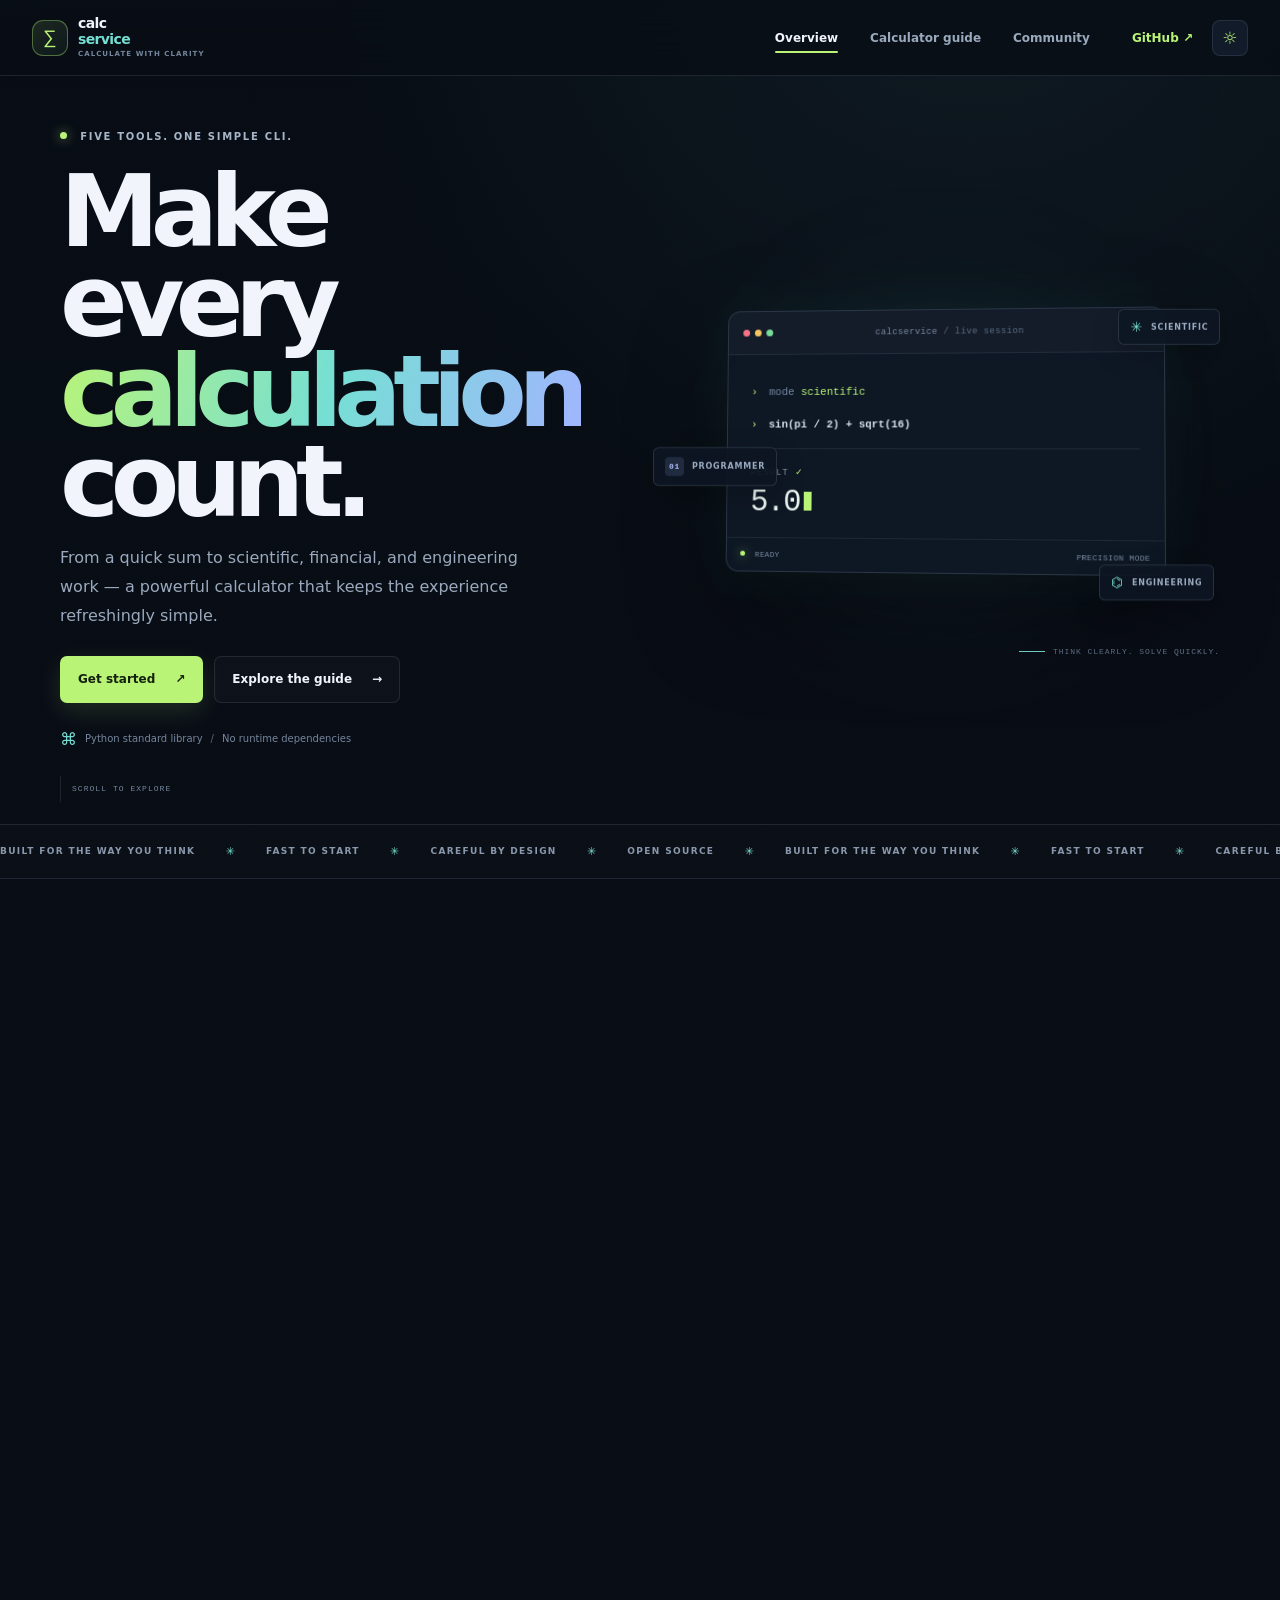
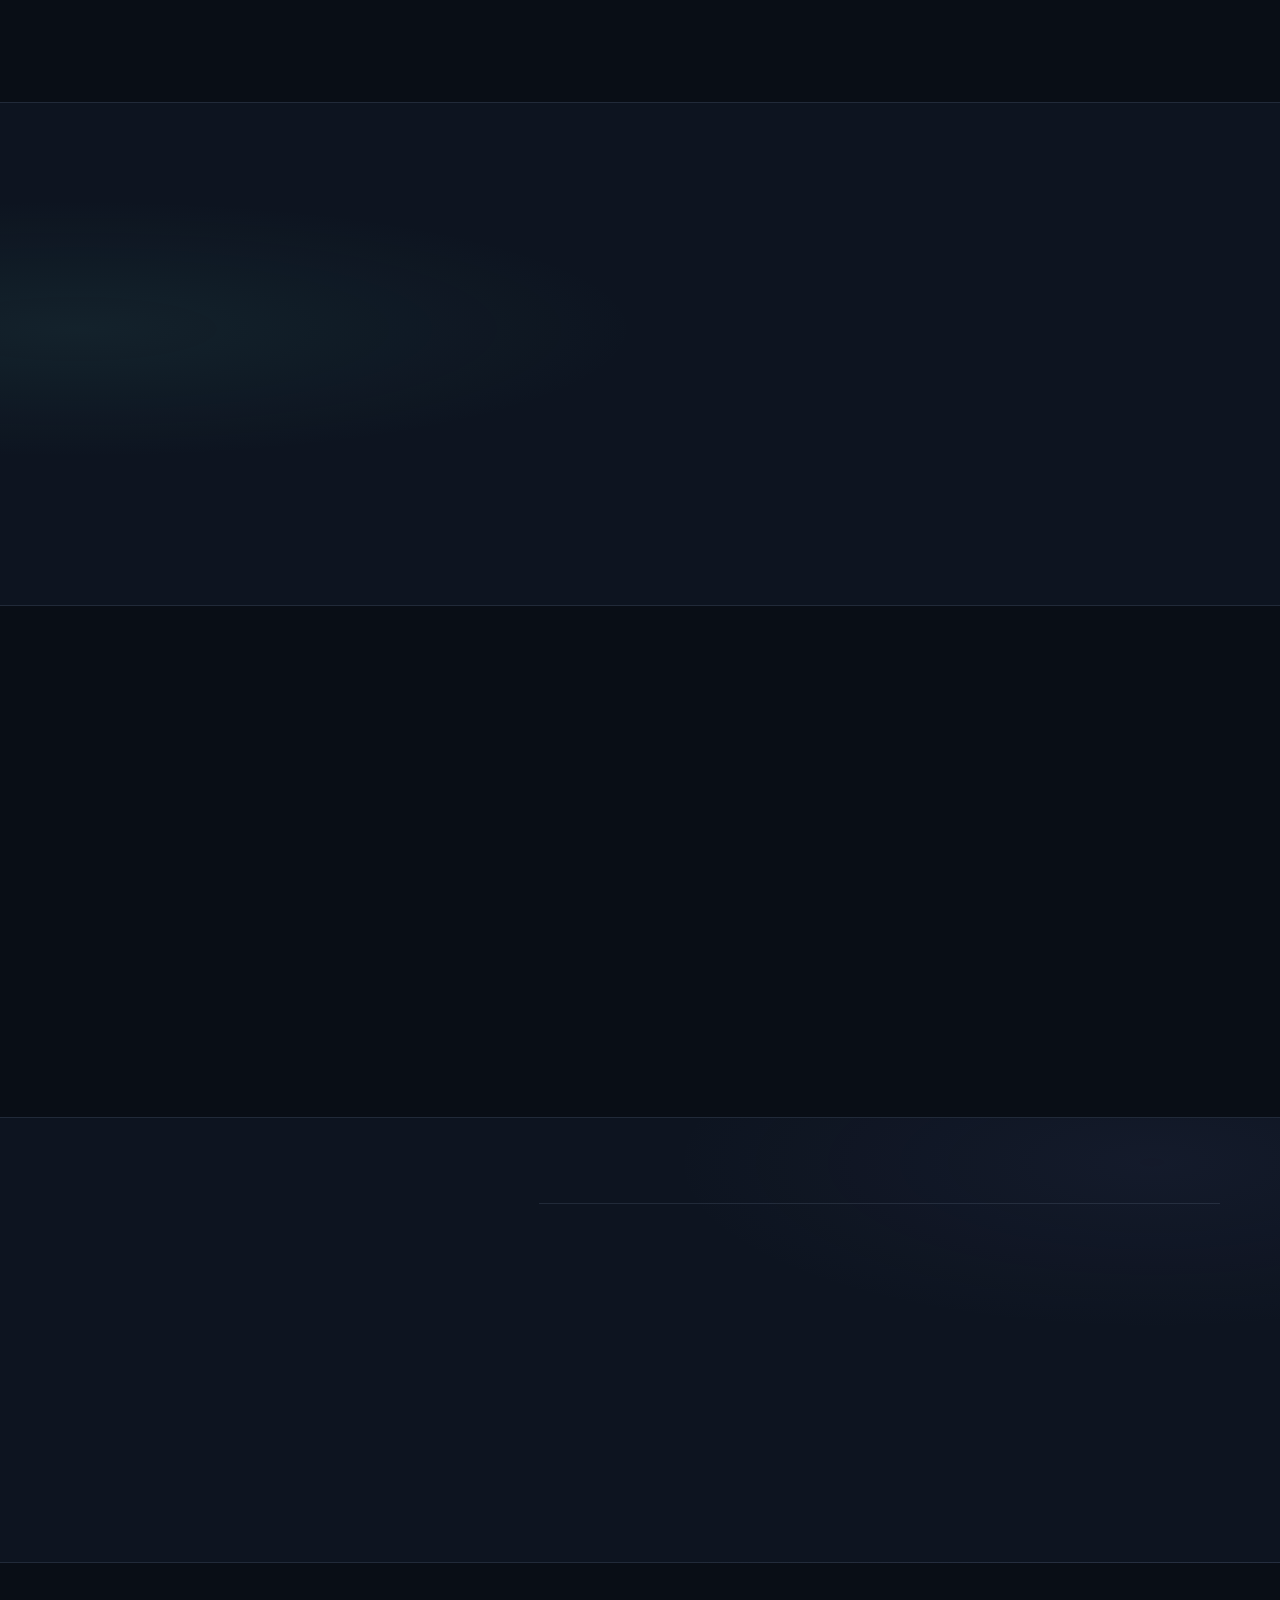
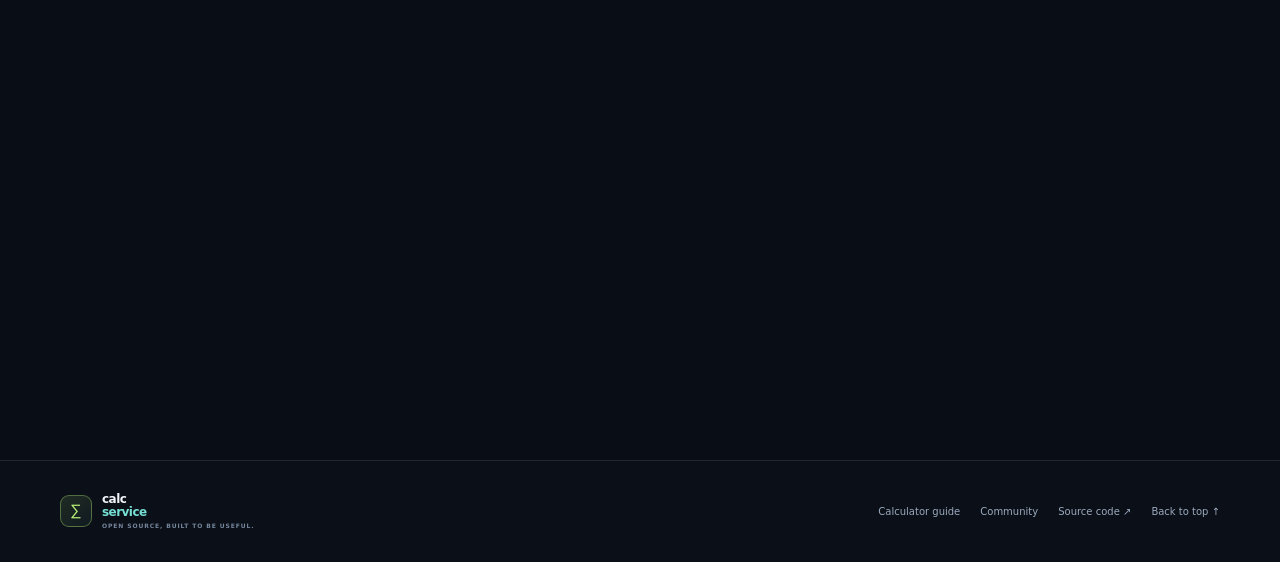
<file: website/index.html>
<!doctype html>
<html lang="en" data-theme="dark">
<head>
  <meta charset="utf-8">
  <meta name="viewport" content="width=device-width, initial-scale=1">
  <meta name="theme-color" content="#090e16">
  <meta name="description" content="A friendly command-line calculator with basic, scientific, programmer, financial, and engineering tools.">
  <title>Calculator Service — Make every calculation count</title>
  <link rel="icon" href="assets/favicon.svg" type="image/svg+xml">
  <link rel="stylesheet" href="assets/css/site.css">
  <script src="assets/js/site.js" defer></script>
</head>
<body data-page="home">
  <a class="skip-link" href="#main">Skip to content</a>
  <header class="site-header">
    <a class="brand" href="index.html" aria-label="Calculator Service home">
      <span class="brand-mark" aria-hidden="true"><span>∑</span></span>
      <span class="brand-name">calc<span>service</span><small>CALCULATE WITH CLARITY</small></span>
    </a>
    <button class="menu-toggle" type="button" aria-expanded="false" aria-controls="primary-nav" aria-label="Open navigation"><span></span><span></span></button>
    <nav class="primary-nav" id="primary-nav" aria-label="Main navigation">
      <a class="nav-link active" aria-current="page" href="index.html">Overview</a>
      <a class="nav-link" href="guide.html">Calculator guide</a>
      <a class="nav-link" href="community.html">Community</a>
      <a class="nav-source" href="https://github.com/BairaboinaLokeshKumarYadav/calcservice-python" target="_blank" rel="noreferrer">GitHub <span aria-hidden="true">↗</span></a>
      <button class="theme-toggle" type="button" aria-label="Switch to light theme" title="Toggle color theme"><span class="theme-glyph" aria-hidden="true">◐</span></button>
    </nav>
  </header>

  <main id="main">
    <section class="hero page-shell">
      <div class="hero-copy">
        <div class="eyebrow"><span class="pulse-dot"></span> FIVE TOOLS. ONE SIMPLE CLI.</div>
        <h1>Make every<br><span class="gradient-text">calculation</span><br>count.</h1>
        <p class="hero-description">From a quick sum to scientific, financial, and engineering work — a powerful calculator that keeps the experience refreshingly simple.</p>
        <div class="hero-actions">
          <a class="button button-primary" href="#quick-start">Get started <span aria-hidden="true">↗</span></a>
          <a class="button button-quiet" href="guide.html">Explore the guide <span aria-hidden="true">→</span></a>
        </div>
        <div class="hero-meta"><span class="meta-symbol" aria-hidden="true">⌘</span> Python standard library <span class="meta-separator">/</span> No runtime dependencies</div>
      </div>
      <div class="hero-visual" aria-label="Calculator terminal demonstration">
        <div class="hero-glow"></div><div class="hero-ring ring-a"></div><div class="hero-ring ring-b"></div>
        <div class="orbit-label orbit-label-a"><span>✳</span> <b id="hero-mode-badge">SCIENTIFIC</b></div>
        <div class="orbit-label orbit-label-b"><span>01</span> PROGRAMMER</div>
        <div class="orbit-label orbit-label-c"><span>⌬</span> ENGINEERING</div>
        <div class="terminal-window">
          <div class="terminal-header"><div class="traffic-lights"><i></i><i></i><i></i></div><span>calcservice <span class="terminal-path">/ live session</span></span><span>···</span></div>
          <div class="terminal-content">
            <div class="terminal-command"><span>›</span> <i>mode</i> <b id="hero-mode">scientific</b></div>
            <div class="terminal-command terminal-input"><span>›</span> <strong id="hero-expression">sin(pi / 2) + sqrt(16)</strong></div>
            <div class="terminal-rule"></div>
            <div class="terminal-result-label">RESULT <span>✓</span></div>
            <div class="terminal-result" id="hero-result">5.0<span class="terminal-cursor"></span></div>
          </div>
          <div class="terminal-status"><span><i class="pulse-dot"></i> READY</span><span id="hero-mode-status">PRECISION MODE</span></div>
        </div>
        <div class="visual-caption"><span class="caption-line"></span> THINK CLEARLY. SOLVE QUICKLY.</div>
      </div>
      <a class="scroll-cue" href="#tools" aria-label="Scroll to calculator modes"><span></span> SCROLL TO EXPLORE</a>
    </section>

    <section class="ticker" aria-label="Calculator highlights"><div class="ticker-track"><span>BUILT FOR THE WAY YOU THINK</span><i>✳</i><span>FAST TO START</span><i>✳</i><span>CAREFUL BY DESIGN</span><i>✳</i><span>OPEN SOURCE</span><i>✳</i><span>BUILT FOR THE WAY YOU THINK</span><i>✳</i><span>FAST TO START</span><i>✳</i><span>CAREFUL BY DESIGN</span><i>✳</i><span>OPEN SOURCE</span><i>✳</i></div></section>

    <section class="section page-shell" id="tools">
      <div class="section-heading reveal">
        <div><div class="eyebrow">YOUR TOOLKIT / 01—05</div><h2>One menu.<br><span class="muted">Five ways to solve it.</span></h2></div>
        <a class="inline-link" href="guide.html">Find your mode <span aria-hidden="true">↗</span></a>
      </div>
      <div class="tool-grid">
        <a class="tool-card card-lime reveal" href="guide.html#basic">
          <div class="card-head"><span class="card-icon">＋</span><span class="card-number">01 / EVERYDAY</span></div>
          <h3>Basic</h3><p>Everyday arithmetic, with the operators and familiar functions you need.</p>
          <div class="card-sample"><code>12 * 8 + 4</code><span>= 100</span></div><span class="card-arrow">↗</span>
        </a>
        <a class="tool-card card-blue reveal" href="guide.html#scientific">
          <div class="card-head"><span class="card-icon">∿</span><span class="card-number">02 / PRECISION</span></div>
          <h3>Scientific</h3><p>Trigonometry, logarithms, roots, and a library of useful math functions.</p>
          <div class="card-sample"><code>sin(pi / 2)</code><span>= 1.0</span></div><span class="card-arrow">↗</span>
        </a>
        <a class="tool-card card-violet reveal" href="guide.html#programmer">
          <div class="card-head"><span class="card-icon">⌘</span><span class="card-number">03 / LOW LEVEL</span></div>
          <h3>Programmer</h3><p>Bitwise operations and conversions across binary, octal, decimal, and hex.</p>
          <div class="card-sample"><code>0xFF + 1</code><span>= 256</span></div><span class="card-arrow">↗</span>
        </a>
        <a class="tool-card card-amber reveal" href="guide.html#financial">
          <div class="card-head"><span class="card-icon">$</span><span class="card-number">04 / PLANNING</span></div>
          <h3>Financial</h3><p>Estimate interest, loan payments, and the future value of regular saving.</p>
          <div class="card-sample"><code>interest</code><span>made clear</span></div><span class="card-arrow">↗</span>
        </a>
        <a class="tool-card card-teal reveal" href="guide.html#engineering">
          <div class="card-head"><span class="card-icon">⌬</span><span class="card-number">05 / REAL WORLD</span></div>
          <h3>Engineering</h3><p>Handy helpers for circuits, motion, quadratic roots, and temperatures.</p>
          <div class="card-sample"><code>V = I * R</code><span>Ohm's law</span></div><span class="card-arrow">↗</span>
        </a>
      </div>
    </section>

    <section class="playground-band" id="playground">
      <div class="page-shell playground-layout reveal">
        <div class="playground-intro">
          <div class="eyebrow">A LITTLE HANDS-ON DEMO</div>
          <h2>Curious?<br><span class="muted">Try it here.</span></h2>
          <p>A browser-side preview of the expression modes. Switch calculators, choose an example, or enter a supported expression.</p>
          <div class="local-note"><span class="local-lock">⌑</span><span><b>Private by design</b><br>Your expression stays in your browser.</span></div>
        </div>
        <div class="demo-window">
          <div class="demo-bar"><div class="traffic-lights"><i></i><i></i><i></i></div><span>browser playground</span><span class="demo-local"><i class="pulse-dot"></i> LOCAL</span></div>
          <div class="demo-tabs" role="group" aria-label="Select calculator mode">
            <button class="demo-tab active" type="button" data-mode="scientific" aria-pressed="true"><span>∿</span> Scientific</button>
            <button class="demo-tab" type="button" data-mode="basic" aria-pressed="false"><span>＋</span> Basic</button>
            <button class="demo-tab" type="button" data-mode="programmer" aria-pressed="false"><span>⌘</span> Programmer</button>
          </div>
          <form id="demo-form" class="demo-form" novalidate>
            <label for="demo-expression">EXPRESSION <span id="mode-caption">· radians</span></label>
            <div class="expression-field"><span class="input-caret">›</span><input id="demo-expression" type="text" value="sin(pi / 2) + sqrt(16)" maxlength="160" autocomplete="off" spellcheck="false" aria-describedby="demo-error"><button class="run-button" type="submit" aria-label="Calculate expression">RUN <span>↵</span></button></div>
            <div class="demo-error" id="demo-error" aria-live="polite"></div>
          </form>
          <div class="demo-examples" aria-label="Expression examples">
            <button type="button" data-expression="sin(pi / 2) + sqrt(16)">sin + sqrt</button>
            <button type="button" data-expression="log(100, 10)">log base 10</button>
            <button type="button" data-expression="factorial(5)">factorial</button>
          </div>
          <div class="demo-output"><div><span class="output-label">RESULT</span><strong id="demo-result" aria-live="polite">5</strong></div><span class="output-check" aria-hidden="true">✳</span></div>
          <div class="demo-foot"><span>RESTRICTED EXPRESSION PARSER</span><span id="demo-status">READY</span></div>
        </div>
      </div>
    </section>

    <section class="section page-shell quick-section" id="quick-start">
      <div class="quick-copy reveal"><div class="eyebrow">UP AND RUNNING IN SECONDS</div><h2>Less setup.<br><span class="muted">More figuring it out.</span></h2><p>Already have Python? You're most of the way there. No frameworks to install, no accounts to create, no ceremony.</p><a class="inline-link" href="guide.html">Follow the quick guide <span aria-hidden="true">↗</span></a></div>
      <div class="snippet reveal">
        <div class="snippet-head"><span><i class="pulse-dot"></i> YOUR TERMINAL</span><button class="copy-button" type="button" data-copy="python main.py" aria-label="Copy startup command">COPY</button></div>
        <pre><code><span class="code-comment"># Start the calculator</span>
<span class="code-command">python main.py</span>

<span class="code-comment"># Then choose a mode</span>
<span class="code-prompt">›</span> 2 + 3 * 4
<span class="code-answer">14</span></code></pre>
        <div class="snippet-foot"><span>NO EXTRA PACKAGES REQUIRED</span><span>PYTHON 3.11+</span></div>
      </div>
    </section>

    <section class="values-band"><div class="page-shell values-layout">
      <div class="values-title reveal"><div class="eyebrow">WHY CALCSERVICE</div><h2>Small tool.<br><span class="muted">Thoughtful details.</span></h2></div>
      <div class="values-list">
        <article class="value-row reveal"><span class="value-index">01</span><div><h3>Friendly from the first prompt</h3><p>Choose a mode, enter a calculation, get to the answer without setup getting in your way.</p></div><span class="value-symbol">↗</span></article>
        <article class="value-row reveal"><span class="value-index">02</span><div><h3>Expressions stay in bounds</h3><p>Expression modes recognize specific operators and functions instead of running arbitrary Python.</p></div><span class="value-symbol">⌘</span></article>
        <article class="value-row reveal"><span class="value-index">03</span><div><h3>Honest about assumptions</h3><p>Guides explain units, formulas, and limitations, especially for financial and engineering estimates.</p></div><span class="value-symbol">✳</span></article>
      </div>
    </div></section>

    <section class="closing-cta page-shell reveal">
      <div class="closing-glow"></div><div class="eyebrow">YOUR NEXT ANSWER IS ONE COMMAND AWAY</div><h2>Let's work it out.</h2><p>Open the terminal. Pick your tool. Get to the good part.</p><a class="button button-primary" href="#quick-start">Start calculating <span aria-hidden="true">↑</span></a>
    </section>
  </main>

  <footer class="site-footer"><div class="page-shell footer-inner"><a class="brand footer-brand" href="index.html"><span class="brand-mark"><span>∑</span></span><span class="brand-name">calc<span>service</span><small>OPEN SOURCE, BUILT TO BE USEFUL.</small></span></a><div class="footer-links"><a href="guide.html">Calculator guide</a><a href="community.html">Community</a><a href="https://github.com/BairaboinaLokeshKumarYadav/calcservice-python" target="_blank" rel="noreferrer">Source code ↗</a><button class="footer-back-top" type="button">Back to top ↑</button></div></div></footer>
</body>
</html>
</file>
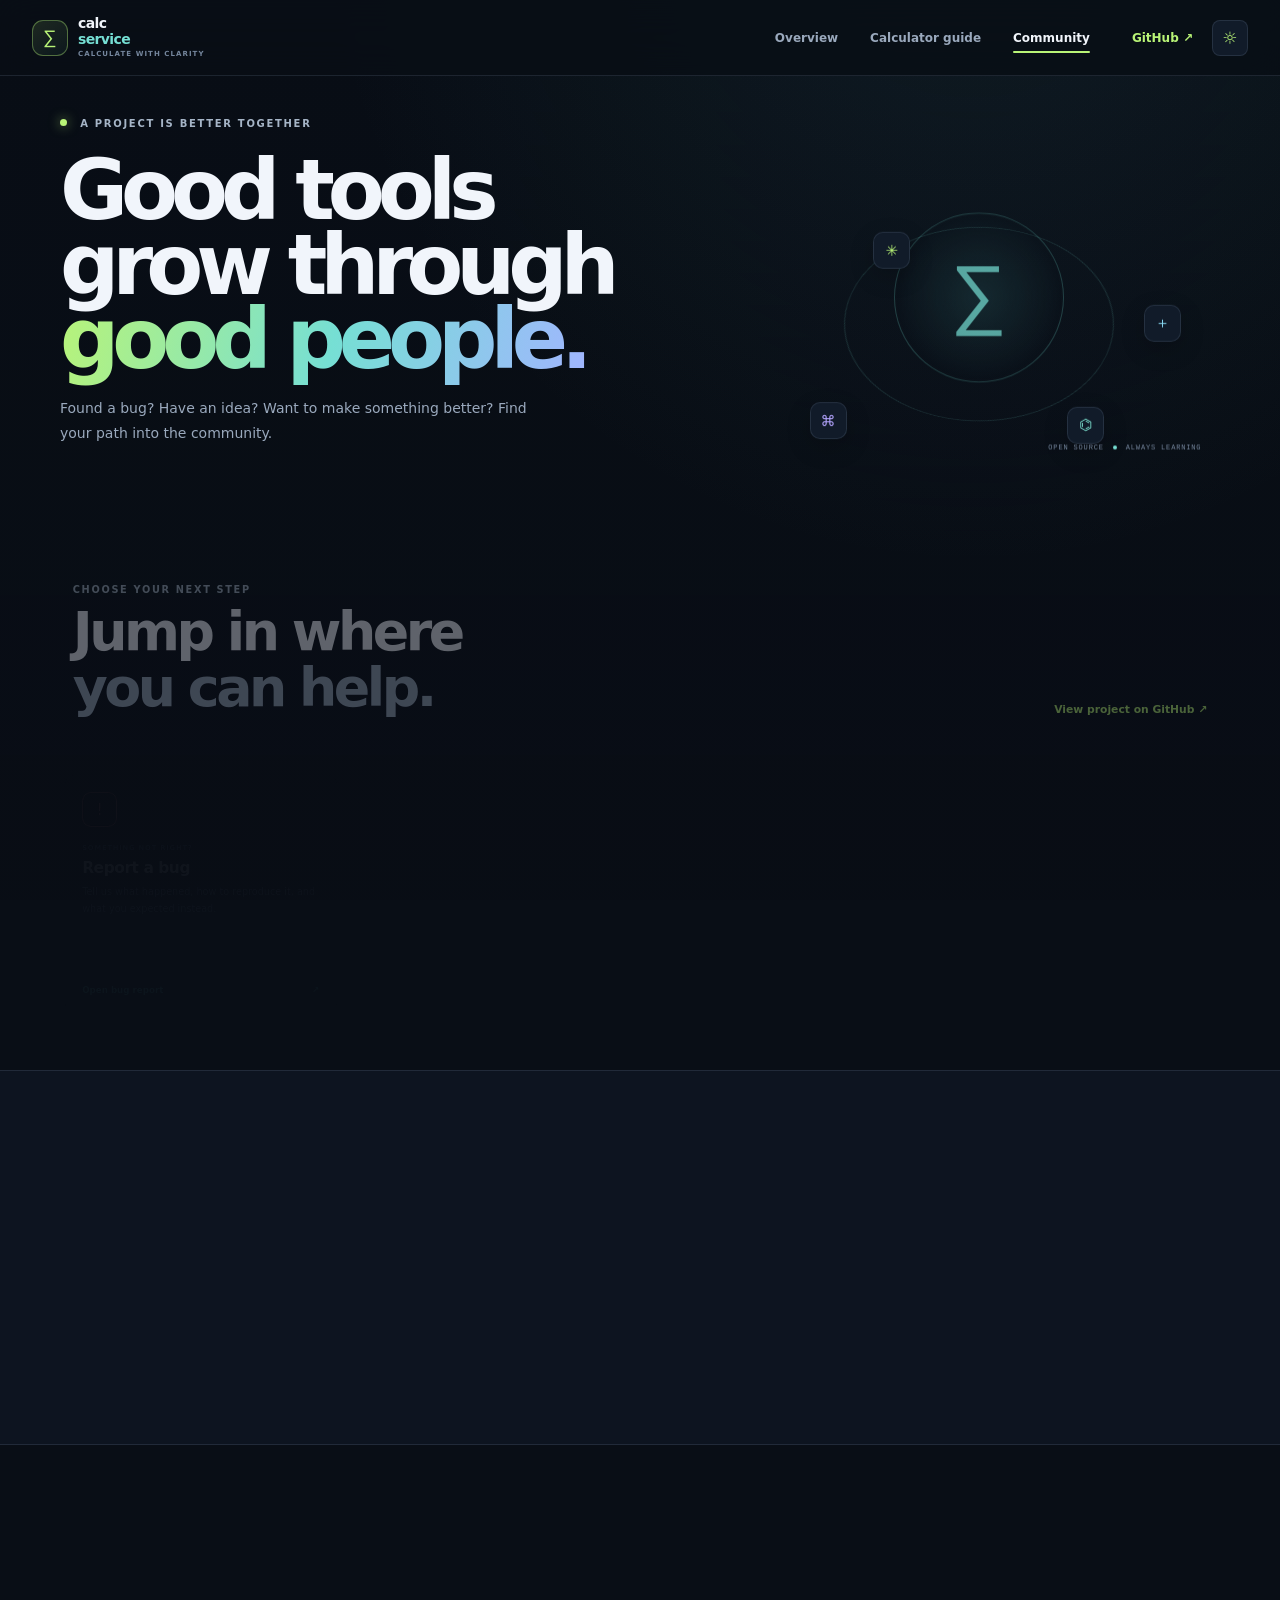
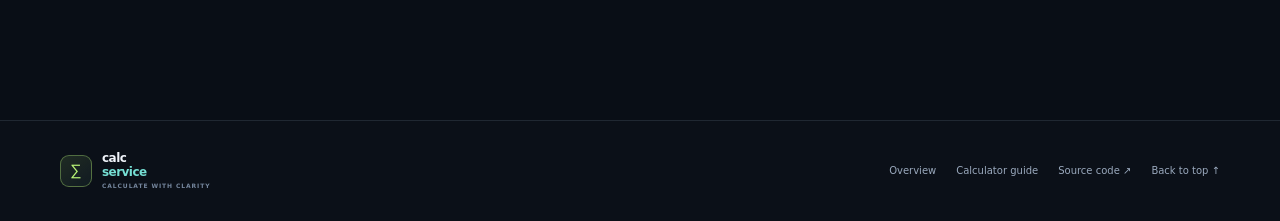
<file: website/community.html>
<!doctype html>
<html lang="en" data-theme="dark">
<head>
  <meta charset="utf-8"><meta name="viewport" content="width=device-width, initial-scale=1">
  <meta name="theme-color" content="#090e16"><meta name="description" content="Get support, report bugs, contribute, and learn how to report security issues for Calculator Service.">
  <title>Community — Calculator Service</title>
  <link rel="icon" href="assets/favicon.svg" type="image/svg+xml">
  <link rel="stylesheet" href="assets/css/site.css"><script src="assets/js/site.js" defer></script>
</head>
<body data-page="community">
  <a class="skip-link" href="#main">Skip to content</a>
  <header class="site-header"><a class="brand" href="index.html" aria-label="Calculator Service home"><span class="brand-mark" aria-hidden="true"><span>∑</span></span><span class="brand-name">calc<span>service</span><small>CALCULATE WITH CLARITY</small></span></a><button class="menu-toggle" type="button" aria-expanded="false" aria-controls="primary-nav" aria-label="Open navigation"><span></span><span></span></button><nav class="primary-nav" id="primary-nav" aria-label="Main navigation"><a class="nav-link" href="index.html">Overview</a><a class="nav-link" href="guide.html">Calculator guide</a><a class="nav-link active" aria-current="page" href="community.html">Community</a><a class="nav-source" href="https://github.com/BairaboinaLokeshKumarYadav/calcservice-python" target="_blank" rel="noreferrer">GitHub <span aria-hidden="true">↗</span></a><button class="theme-toggle" type="button" aria-label="Switch to light theme" title="Toggle color theme"><span class="theme-glyph" aria-hidden="true">◐</span></button></nav></header>
  <main id="main" class="community-page">
    <section class="community-hero page-shell">
      <div class="community-hero-copy"><div class="eyebrow"><span class="pulse-dot"></span> A PROJECT IS BETTER TOGETHER</div><h1>Good tools<br>grow through<br><span class="gradient-text">good people.</span></h1><p>Found a bug? Have an idea? Want to make something better? Find your path into the community.</p></div>
      <div class="community-art" aria-hidden="true"><div class="community-orbit"></div><div class="community-emblem">∑</div><span class="community-orb orb-one">✳</span><span class="community-orb orb-two">＋</span><span class="community-orb orb-three">⌘</span><span class="community-orb orb-four">⌬</span><div class="community-art-caption">OPEN SOURCE <i></i> ALWAYS LEARNING</div></div>
    </section>
    <section class="page-shell community-content">
      <div class="section-heading reveal"><div><div class="eyebrow">CHOOSE YOUR NEXT STEP</div><h2>Jump in where<br><span class="muted">you can help.</span></h2></div><a class="inline-link" href="https://github.com/BairaboinaLokeshKumarYadav/calcservice-python" target="_blank" rel="noreferrer">View project on GitHub ↗</a></div>
      <div class="community-cards">
        <a class="community-card reveal" href="https://github.com/BairaboinaLokeshKumarYadav/calcservice-python/issues/new?template=bug_report.yml" target="_blank" rel="noreferrer"><span class="community-card-icon bug-icon">!</span><span class="community-label">SOMETHING NOT RIGHT?</span><h3>Report a bug</h3><p>Tell us what happened, how to reproduce it, and what you expected instead.</p><span class="community-card-link">Open bug report <b>↗</b></span></a>
        <a class="community-card reveal" href="https://github.com/BairaboinaLokeshKumarYadav/calcservice-python/issues/new?template=feature_request.yml" target="_blank" rel="noreferrer"><span class="community-card-icon idea-icon">✳</span><span class="community-label">HAVE AN IDEA?</span><h3>Suggest a feature</h3><p>Share the problem you want to solve and how a new tool might help.</p><span class="community-card-link">Share your idea <b>↗</b></span></a>
        <a class="community-card reveal" href="https://github.com/BairaboinaLokeshKumarYadav/calcservice-python/blob/main/CONTRIBUTING.md" target="_blank" rel="noreferrer"><span class="community-card-icon code-icon">⌘</span><span class="community-label">READY TO BUILD?</span><h3>Contribute</h3><p>Read the guide for setup, tests, documentation, and pull request expectations.</p><span class="community-card-link">Read how to contribute <b>↗</b></span></a>
        <a class="community-card reveal" href="https://github.com/BairaboinaLokeshKumarYadav/calcservice-python/discussions" target="_blank" rel="noreferrer"><span class="community-card-icon help-icon">?</span><span class="community-label">NEED A HAND?</span><h3>Get support</h3><p>Browse community conversations or ask a question about using the calculator.</p><span class="community-card-link">Visit discussions <b>↗</b></span></a>
      </div>
    </section>
    <section class="community-policy"><div class="page-shell policy-layout reveal"><div><div class="eyebrow">A FEW IMPORTANT THINGS</div><h2>Kind, careful,<br><span class="muted">and security-minded.</span></h2><p>We want this to be a welcoming and trustworthy place to learn and build.</p></div><div class="policy-links"><a href="https://github.com/BairaboinaLokeshKumarYadav/calcservice-python/blob/main/CODE_OF_CONDUCT.md" target="_blank" rel="noreferrer"><span>01</span><div><b>Code of Conduct</b><small>How we keep our community welcoming.</small></div><strong>↗</strong></a><a href="https://github.com/BairaboinaLokeshKumarYadav/calcservice-python/blob/main/CONTRIBUTING.md" target="_blank" rel="noreferrer"><span>02</span><div><b>Contribution guide</b><small>How to prepare a focused change.</small></div><strong>↗</strong></a><a href="https://github.com/BairaboinaLokeshKumarYadav/calcservice-python/blob/main/SECURITY.md" target="_blank" rel="noreferrer"><span>03</span><div><b>Security policy</b><small>Report a concern privately, never in a public issue.</small></div><strong>↗</strong></a><a href="https://github.com/BairaboinaLokeshKumarYadav/calcservice-python/blob/main/SUPPORT.md" target="_blank" rel="noreferrer"><span>04</span><div><b>Support policy</b><small>Where to ask for help and report issues.</small></div><strong>↗</strong></a></div></div></section>
    <section class="page-shell community-bottom reveal"><span class="eyebrow">THANKS FOR BEING HERE</span><h2>Let's make useful things.</h2><a class="button button-primary" href="https://github.com/BairaboinaLokeshKumarYadav/calcservice-python" target="_blank" rel="noreferrer">Explore the project <span>↗</span></a></section>
  </main>
  <footer class="site-footer"><div class="page-shell footer-inner"><a class="brand footer-brand" href="index.html"><span class="brand-mark"><span>∑</span></span><span class="brand-name">calc<span>service</span><small>CALCULATE WITH CLARITY</small></span></a><div class="footer-links"><a href="index.html">Overview</a><a href="guide.html">Calculator guide</a><a href="https://github.com/BairaboinaLokeshKumarYadav/calcservice-python" target="_blank" rel="noreferrer">Source code ↗</a><button class="footer-back-top" type="button">Back to top ↑</button></div></div></footer>
</body>
</html>
</file>
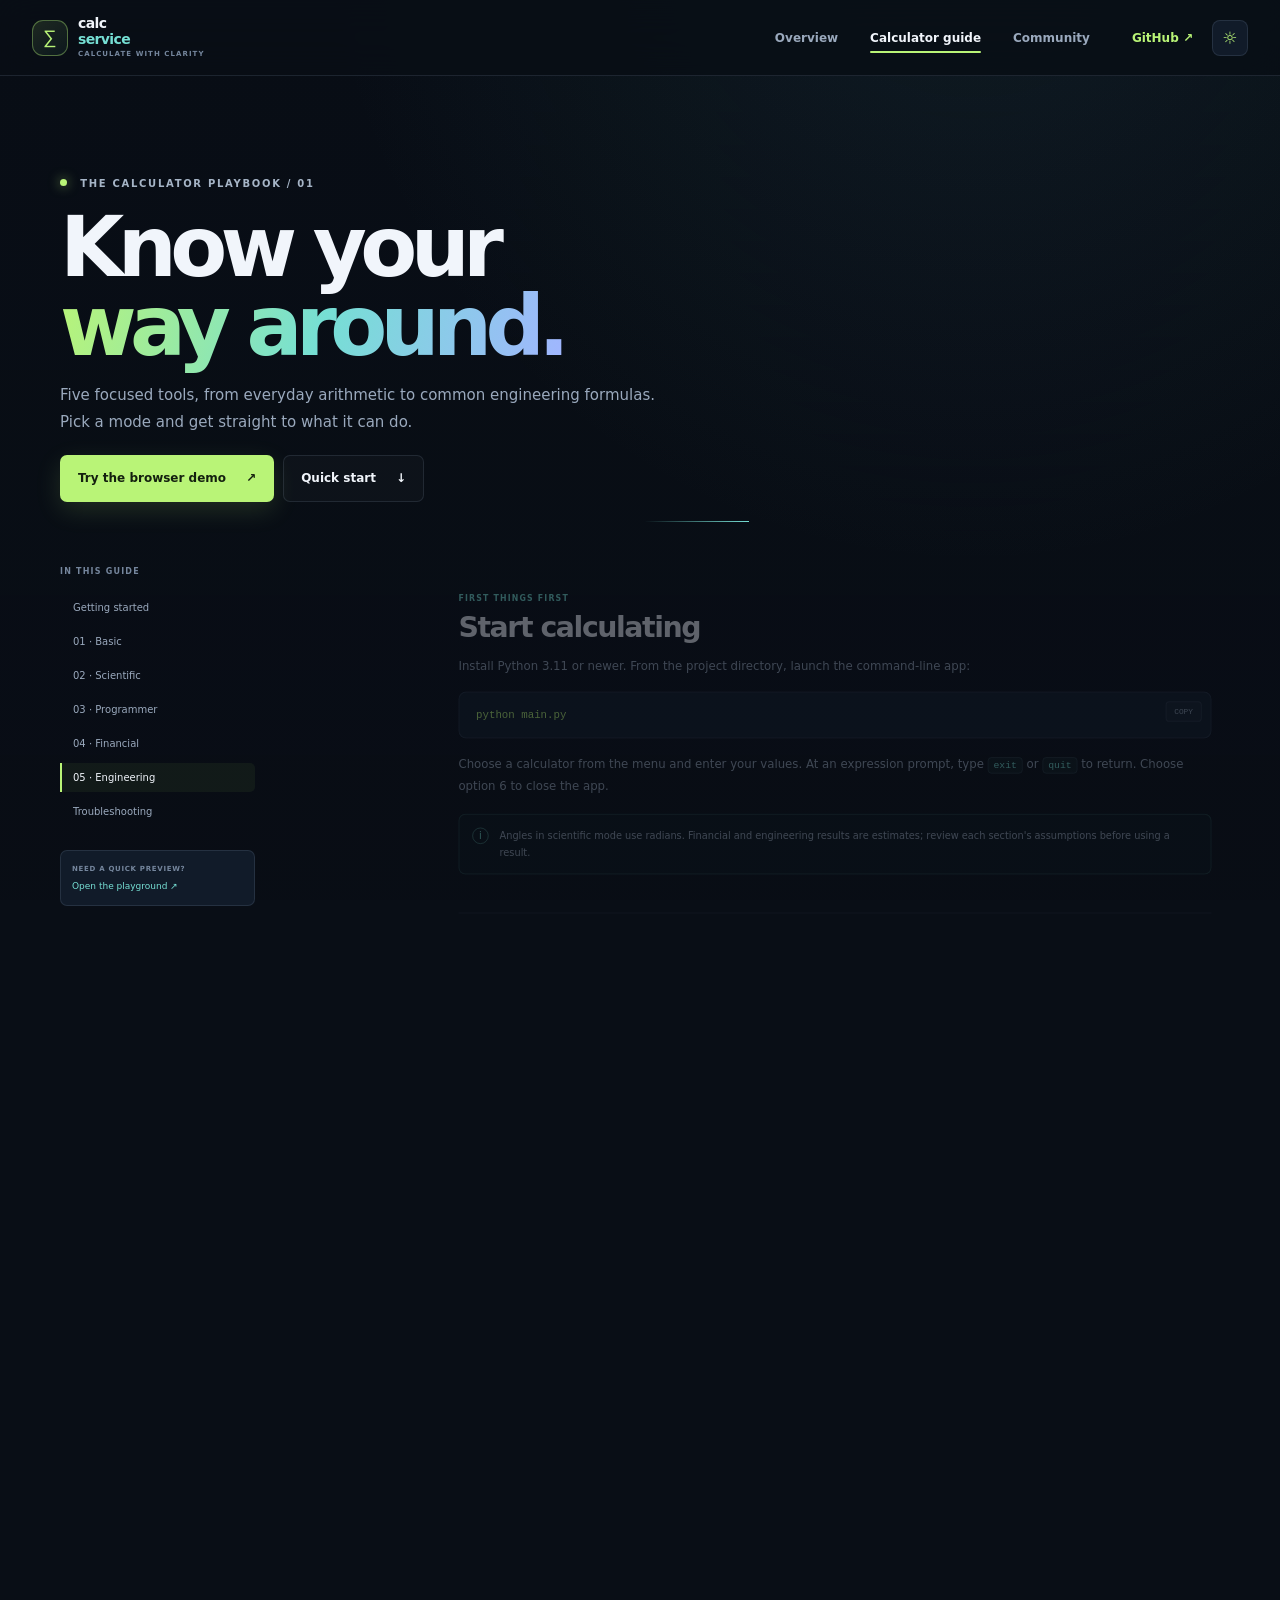
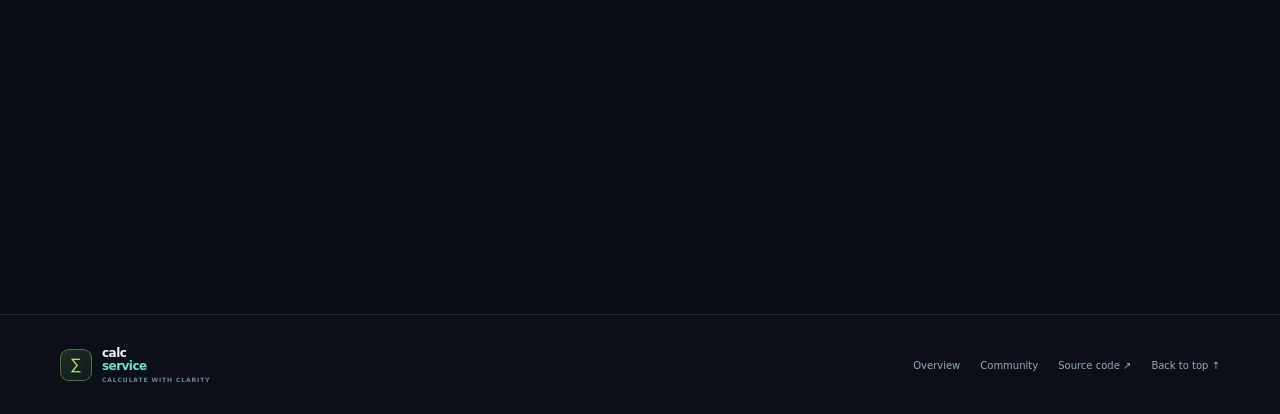
<file: website/guide.html>
<!doctype html>
<html lang="en" data-theme="dark">
<head>
  <meta charset="utf-8"><meta name="viewport" content="width=device-width, initial-scale=1">
  <meta name="theme-color" content="#090e16"><meta name="description" content="Learn every Calculator Service mode: basic, scientific, programmer, financial, and engineering.">
  <title>Calculator guide — Calculator Service</title>
  <link rel="icon" href="assets/favicon.svg" type="image/svg+xml">
  <link rel="stylesheet" href="assets/css/site.css"><script src="assets/js/site.js" defer></script>
</head>
<body data-page="guide">
  <a class="skip-link" href="#main">Skip to content</a>
  <header class="site-header"><a class="brand" href="index.html" aria-label="Calculator Service home"><span class="brand-mark" aria-hidden="true"><span>∑</span></span><span class="brand-name">calc<span>service</span><small>CALCULATE WITH CLARITY</small></span></a><button class="menu-toggle" type="button" aria-expanded="false" aria-controls="primary-nav" aria-label="Open navigation"><span></span><span></span></button><nav class="primary-nav" id="primary-nav" aria-label="Main navigation"><a class="nav-link" href="index.html">Overview</a><a class="nav-link active" aria-current="page" href="guide.html">Calculator guide</a><a class="nav-link" href="community.html">Community</a><a class="nav-source" href="https://github.com/BairaboinaLokeshKumarYadav/calcservice-python" target="_blank" rel="noreferrer">GitHub <span aria-hidden="true">↗</span></a><button class="theme-toggle" type="button" aria-label="Switch to light theme" title="Toggle color theme"><span class="theme-glyph" aria-hidden="true">◐</span></button></nav></header>
  <main id="main" class="document-shell">
    <div class="document-intro"><div class="eyebrow"><span class="pulse-dot"></span> THE CALCULATOR PLAYBOOK / 01</div><h1>Know your<br><span class="gradient-text">way around.</span></h1><p>Five focused tools, from everyday arithmetic to common engineering formulas. Pick a mode and get straight to what it can do.</p><div class="document-actions"><a class="button button-primary" href="index.html#playground">Try the browser demo <span>↗</span></a><a class="button button-quiet" href="index.html#quick-start">Quick start <span>↓</span></a></div></div>
    <div class="guide-layout">
      <aside class="guide-rail"><div class="rail-label">IN THIS GUIDE</div><a href="#getting-started">Getting started</a><a href="#basic">01 · Basic</a><a href="#scientific">02 · Scientific</a><a href="#programmer">03 · Programmer</a><a href="#financial">04 · Financial</a><a href="#engineering">05 · Engineering</a><a href="#troubleshooting">Troubleshooting</a><div class="rail-callout"><span>NEED A QUICK PREVIEW?</span><a href="index.html#playground">Open the playground ↗</a></div></aside>
      <article class="guide-content">
        <section id="getting-started" class="doc-section reveal"><div class="section-kicker">FIRST THINGS FIRST</div><h2>Start calculating</h2><p>Install Python 3.11 or newer. From the project directory, launch the command-line app:</p><div class="doc-code"><button class="copy-button" type="button" data-copy="python main.py">COPY</button><pre><code>python main.py</code></pre></div><p>Choose a calculator from the menu and enter your values. At an expression prompt, type <code>exit</code> or <code>quit</code> to return. Choose option 6 to close the app.</p><div class="info-callout"><span>i</span><p>Angles in scientific mode use radians. Financial and engineering results are estimates; review each section's assumptions before using a result.</p></div></section>
        <section id="basic" class="doc-section mode-section reveal"><div class="mode-heading"><span class="mode-icon lime">＋</span><div><div class="section-kicker">01 / EVERYDAY MATH</div><h2>Basic calculator</h2></div></div><p>Enter an arithmetic expression with numbers, parentheses, and familiar operators.</p><div class="operator-grid"><span>Add <code>+</code></span><span>Subtract <code>-</code></span><span>Multiply <code>*</code></span><span>Divide <code>/</code></span><span>Floor divide <code>//</code></span><span>Remainder <code>%</code></span><span>Power <code>**</code></span><span>Parentheses <code>( )</code></span></div><p>Constants <code>pi</code>, <code>e</code>, <code>tau</code>; functions <code>sqrt</code>, <code>pow</code>, <code>abs</code>, and <code>round</code>.</p><div class="example-block"><span>TRY THIS</span><code>(10 - 2) / 4 + sqrt(16)</code><button type="button" class="copy-example" data-copy="(10 - 2) / 4 + sqrt(16)">Copy</button></div></section>
        <section id="scientific" class="doc-section mode-section reveal"><div class="mode-heading"><span class="mode-icon blue">∿</span><div><div class="section-kicker">02 / PRECISION MATH</div><h2>Scientific calculator</h2></div></div><p>Scientific mode includes arithmetic, parentheses, constants <code>pi</code>, <code>e</code>, <code>tau</code>, <code>inf</code>, and <code>nan</code>, plus a broad set of mathematical functions.</p><div class="function-table"><div><span>Trigonometry</span><code>sin cos tan asin acos atan atan2</code></div><div><span>Hyperbolic</span><code>sinh cosh tanh asinh acosh atanh</code></div><div><span>Logarithms</span><code>log log2 log10 log1p</code></div><div><span>Exponents & roots</span><code>exp exp2 expm1 sqrt cbrt pow</code></div><div><span>Rounding</span><code>ceil floor trunc</code></div><div><span>Integer helpers</span><code>factorial gcd lcm comb perm</code></div><div><span>Other functions</span><code>isclose isfinite fabs copysign hypot dist erf gamma</code></div></div><div class="example-block"><span>TRY THIS</span><code>degrees(atan(1))</code><button type="button" class="copy-example" data-copy="degrees(atan(1))">Copy</button></div><div class="info-callout"><span>i</span><p>Trigonometric functions expect radians. Iterable functions such as <code>fsum</code> and <code>dist</code> cannot take list or tuple literals in the expression parser.</p></div></section>
        <section id="programmer" class="doc-section mode-section reveal"><div class="mode-heading"><span class="mode-icon violet">⌘</span><div><div class="section-kicker">03 / INTEGER & BITS</div><h2>Programmer calculator</h2></div></div><p>Use decimal, binary (<code>0b</code>), octal (<code>0o</code>), or hexadecimal (<code>0x</code>) integers. Combine integer arithmetic and bitwise operators:</p><div class="operator-grid"><span>AND <code>&amp;</code></span><span>OR <code>|</code></span><span>XOR <code>^</code></span><span>NOT <code>~</code></span><span>Shift left <code>&lt;&lt;</code></span><span>Shift right <code>&gt;&gt;</code></span><span>Add, subtract, multiply <code>+ - *</code></span><span>Floor divide, remainder <code>// %</code></span></div><p>Choose an 8-, 16-, 32-, or 64-bit width and signed or unsigned display. Results wrap to that width and appear in decimal, hex, octal, and binary. You may toggle individual bits after calculating.</p><div class="example-block"><span>TRY THIS</span><code>0b1010 &amp; 0b1100</code><button type="button" class="copy-example" data-copy="0b1010 &amp; 0b1100">Copy</button></div></section>
        <section id="financial" class="doc-section mode-section reveal"><div class="mode-heading"><span class="mode-icon amber">$</span><div><div class="section-kicker">04 / PLAN WITH NUMBERS</div><h2>Financial calculator</h2></div></div><div class="formula-card"><span>01 / SIMPLE INTEREST</span><code>interest = principal × annual rate × years</code></div><div class="formula-card"><span>02 / COMPOUND GROWTH</span><code>future value = principal × (1 + rate / periods)<sup>periods × years</sup></code></div><div class="formula-card"><span>03 / LOAN PAYMENT</span><code>monthly payment from principal, annual rate, and term</code></div><div class="formula-card"><span>04 / REGULAR SAVING</span><code>ordinary-annuity future value, paid at period end</code></div><p>Enter interest rates as percentages: <code>5</code> means 5%. Calculations exclude taxes, fees, inflation, timing variations, and financial-institution rounding. The regular-payment future-value formula needs a non-zero rate.</p><div class="caution-callout"><b>ESTIMATES, NOT FINANCIAL ADVICE</b><span>Check assumptions and confirm important decisions with a qualified professional.</span></div></section>
        <section id="engineering" class="doc-section mode-section reveal"><div class="mode-heading"><span class="mode-icon teal">⌬</span><div><div class="section-kicker">05 / PRACTICAL FORMULAS</div><h2>Engineering calculator</h2></div></div><div class="engineering-grid"><div><span>01 / ELECTRICAL</span><h3>Ohm's law</h3><code>I = V / R</code><small>Volts, ohms, amperes</small></div><div><span>02 / ELECTRICAL</span><h3>Power</h3><code>P = V × I</code><small>Volts, amperes, watts</small></div><div><span>03 / MECHANICS</span><h3>Force</h3><code>F = m × a</code><small>kg, m/s², newtons</small></div><div><span>04 / ALGEBRA</span><h3>Quadratic roots</h3><code>a·x² + b·x + c = 0</code><small>Real roots, with non-zero a</small></div><div><span>05 / CONVERSION</span><h3>Temperature</h3><code>°C ↔ °F ↔ K</code><small>Convert between scales</small></div></div><div class="caution-callout"><b>USE WITH ENGINEERING JUDGMENT</b><span>These basic formula helpers do not replace validated analysis. Verify units and assumptions before applying results to real designs.</span></div></section>
        <section id="troubleshooting" class="doc-section reveal"><div class="section-kicker">QUICK FIXES</div><h2>Troubleshooting</h2><details class="faq-item"><summary>Why was my expression rejected?</summary><p>Check the parentheses, operator spelling, and whether the selected mode supports that function. Expressions allow only a limited set of names and syntax; this is not a general Python interpreter.</p></details><details class="faq-item"><summary>Why is my trigonometric answer unexpected?</summary><p>Scientific mode uses radians. Convert degrees with <code>radians(value)</code>; convert a result to degrees with <code>degrees(value)</code>.</p></details><details class="faq-item"><summary>What is programmer mode's bit width?</summary><p>It controls the width of the wrapped result. Signed mode displays the top bit as a two's-complement sign; unsigned mode shows the non-negative value.</p></details><details class="faq-item"><summary>Can I use results for professional decisions?</summary><p>Financial outputs are estimates, and engineering helpers cover basic formulas only. Consult qualified professionals for consequential decisions and validated designs.</p></details></section>
      </article>
    </div>
  </main>
  <footer class="site-footer"><div class="page-shell footer-inner"><a class="brand footer-brand" href="index.html"><span class="brand-mark"><span>∑</span></span><span class="brand-name">calc<span>service</span><small>CALCULATE WITH CLARITY</small></span></a><div class="footer-links"><a href="index.html">Overview</a><a href="community.html">Community</a><a href="https://github.com/BairaboinaLokeshKumarYadav/calcservice-python" target="_blank" rel="noreferrer">Source code ↗</a><button class="footer-back-top" type="button">Back to top ↑</button></div></div></footer>
</body>
</html>
</file>
<file: website/assets/css/site.css>
:root {
  color-scheme: dark;
  --bg: #090e16;
  --bg-soft: #0d1420;
  --surface: #111b29;
  --surface-raised: #152234;
  --line: rgba(166, 189, 221, .13);
  --text: #f1f5fb;
  --muted: #9aa9bd;
  --quiet: #75869d;
  --lime: #b9f477;
  --cyan: #76dfd4;
  --blue: #88c9f2;
  --mono: ui-monospace, "SFMono-Regular", Consolas, monospace;
  --sans: Inter, ui-sans-serif, system-ui, -apple-system, BlinkMacSystemFont, "Segoe UI", sans-serif;
  --header-height: 76px;
}

html[data-theme="light"] {
  color-scheme: light;
  --bg: #f5f7f8;
  --bg-soft: #eef2f2;
  --surface: #fff;
  --surface-raised: #f9fbfa;
  --line: rgba(35, 57, 75, .13);
  --text: #15212d;
  --muted: #53677b;
  --quiet: #738498;
  --lime: #548d1a;
  --cyan: #187f79;
  --blue: #377da5;
}

* { box-sizing: border-box; }
html { min-width: 320px; scroll-behavior: smooth; scroll-padding-top: calc(var(--header-height) + 24px); }
body { min-width: 320px; margin: 0; background: var(--bg); color: var(--text); font-family: var(--sans); font-size: 15px; -webkit-font-smoothing: antialiased; }
body::before { position: fixed; z-index: -1; inset: 0; background: radial-gradient(ellipse at 76% calc(-15% + var(--scroll-atmosphere-y, 0px)), rgba(64,139,143,.12), transparent 48%), linear-gradient(180deg, transparent, rgba(6,10,17,.11)); content: ""; pointer-events: none; }
button, input { font: inherit; }
button, a { -webkit-tap-highlight-color: transparent; }
a { color: inherit; }
::selection { background: rgba(185,244,119,.3); color: var(--text); }
:focus-visible { outline: 2px solid var(--lime); outline-offset: 4px; }

.skip-link { position: fixed; z-index: 30; top: .7rem; left: .7rem; padding: .65rem .9rem; border-radius: 6px; background: var(--lime); color: #10170d; font-weight: 750; text-decoration: none; transform: translateY(-160%); transition: transform .2s ease; }
.skip-link:focus { transform: translateY(0); }
.page-shell { width: min(1160px, calc(100% - 64px)); margin-inline: auto; }

.site-header { position: sticky; z-index: 20; top: 0; display: flex; height: var(--header-height); align-items: center; justify-content: space-between; padding: 0 max(32px, calc((100vw - 1250px) / 2)); border-bottom: 1px solid var(--line); background: color-mix(in srgb, var(--bg) 86%, transparent); backdrop-filter: blur(18px); }
.brand { display: inline-flex; align-items: center; gap: 10px; text-decoration: none; }
.brand-mark { display: grid; width: 36px; height: 36px; place-items: center; border: 1px solid rgba(185,244,119,.37); border-radius: 11px; background: linear-gradient(145deg, rgba(185,244,119,.12), rgba(118,223,212,.05)); color: var(--lime); font-family: var(--mono); font-size: 19px; transition: transform .3s ease, box-shadow .3s ease; }
.brand:hover .brand-mark { transform: rotate(-9deg); box-shadow: 0 0 24px rgba(185,244,119,.14); }
.brand-name { display: flex; flex-direction: column; color: var(--text); font-size: 14px; font-weight: 800; letter-spacing: -.045em; line-height: 1.1; }
.brand-name > span { display: inline; color: var(--cyan); }
.brand-name small { margin-top: 4px; color: var(--quiet); font-size: 7px; font-weight: 700; letter-spacing: .15em; }
.primary-nav { display: flex; align-items: center; gap: 6px; }
.nav-link, .nav-source { position: relative; padding: 10px 13px; border-radius: 6px; color: var(--muted); font-size: 12px; font-weight: 650; text-decoration: none; transition: color .18s ease, background .18s ease; }
.nav-link:hover, .nav-source:hover { background: rgba(128,159,182,.08); color: var(--text); }
.nav-link.active { color: var(--text); }
.nav-link.active::after { position: absolute; right: 13px; bottom: 2px; left: 13px; height: 2px; border-radius: 4px; background: var(--lime); content: ""; }
.nav-source { margin-left: 10px; color: var(--lime); }
.theme-toggle, .menu-toggle { display: grid; width: 36px; height: 36px; place-items: center; border: 1px solid var(--line); border-radius: 8px; background: var(--surface); color: var(--text); cursor: pointer; transition: border-color .2s ease, transform .2s ease, background .2s ease; }
.theme-toggle:hover { transform: rotate(18deg); border-color: rgba(118,223,212,.5); }
.theme-glyph { color: var(--lime); font-size: 17px; }
.menu-toggle { display: none; }

.hero { position: relative; display: grid; min-height: 625px; grid-template-columns: 1fr 1fr; align-items: center; gap: 3rem; padding-top: 55px; padding-bottom: 75px; }
.hero-copy { position: relative; z-index: 2; animation: rise-in .7s cubic-bezier(.2,.75,.25,1) both; }
.eyebrow { color: #a6b5c7; font-size: 10px; font-weight: 750; letter-spacing: .17em; }
.pulse-dot { display: inline-block; width: 7px; height: 7px; margin-right: 8px; border-radius: 50%; background: var(--lime); box-shadow: 0 0 12px rgba(185,244,119,.65); vertical-align: 1px; animation: dot-pulse 2.4s ease-in-out infinite; }
.hero h1, .community-hero h1 { margin: 25px 0 18px; color: var(--text); font-size: clamp(64px, 7.8vw, 102px); font-weight: 800; letter-spacing: -.085em; line-height: .9; }
.gradient-text { background: linear-gradient(105deg, var(--lime), var(--cyan) 52%, #a1b5ff); background-clip: text; color: var(--cyan); -webkit-text-fill-color: transparent; }
.hero-description { max-width: 485px; color: var(--muted); font-size: 16px; line-height: 1.8; }
.hero-actions { display: flex; flex-wrap: wrap; gap: 11px; margin-top: 25px; }
.button { display: inline-flex; min-height: 47px; align-items: center; justify-content: center; gap: 20px; padding: 0 17px; border: 1px solid var(--line); border-radius: 7px; font-size: 12px; font-weight: 750; text-decoration: none; transition: transform .2s ease, box-shadow .2s ease, background .2s ease, border-color .2s ease; }
.button:hover { transform: translateY(-3px); }
.button-primary { border-color: transparent; background: var(--lime); box-shadow: 0 8px 26px rgba(185,244,119,.14); color: #14200f; }
.button-primary:hover { box-shadow: 0 12px 34px rgba(185,244,119,.26); }
.button-quiet { background: rgba(255,255,255,.025); color: var(--text); }
.button-quiet:hover { border-color: rgba(118,223,212,.5); }
.hero-meta { display: flex; align-items: center; gap: 8px; margin-top: 26px; color: var(--quiet); font-size: 10px; }
.meta-symbol { color: var(--cyan); font-size: 17px; }
.meta-separator { color: #55677d; }
.scroll-cue { position: absolute; bottom: 22px; left: 0; display: flex; align-items: center; gap: 11px; color: var(--quiet); font-family: var(--mono); font-size: 8px; letter-spacing: .13em; text-decoration: none; }
.scroll-cue span { position: relative; width: 1px; height: 26px; overflow: hidden; background: var(--line); }
.scroll-cue span::after { position: absolute; top: -70%; width: 1px; height: 70%; background: var(--lime); animation: scroll-line 1.8s ease-in-out infinite; content: ""; }

.hero-visual { position: relative; display: grid; min-height: 440px; place-items: center; animation: rise-in .85s .1s cubic-bezier(.2,.75,.25,1) both; }
.hero-glow { position: absolute; width: 250px; height: 250px; border-radius: 50%; background: rgba(67,157,152,.15); filter: blur(80px); animation: glow-breathe 6s ease-in-out infinite; }
.hero-ring { position: absolute; width: 390px; height: 390px; border: 1px solid rgba(118,223,212,.12); border-radius: 50%; transform: scaleY(.58) rotate(-25deg); animation: ring-rotate 26s linear infinite; }
.ring-b { width: 330px; height: 330px; border-color: rgba(185,244,119,.11); transform: scaleY(.74) rotate(35deg); animation-duration: 34s; animation-direction: reverse; }
.terminal-window { position: relative; z-index: 2; width: min(100%, 440px); overflow: hidden; border: 1px solid rgba(166,189,221,.19); border-radius: 13px; background: rgba(14,23,37,.96); box-shadow: 0 38px 100px rgba(0,0,0,.38), 0 0 60px rgba(83,201,191,.08); transform: perspective(1000px) rotateY(-5deg) rotateX(2deg); transition: transform .45s cubic-bezier(.2,.75,.25,1), box-shadow .45s ease; }
.terminal-window:hover { transform: perspective(1000px) rotateY(0) rotateX(0) translateY(-4px); box-shadow: 0 45px 110px rgba(0,0,0,.45), 0 0 80px rgba(83,201,191,.13); }
.terminal-header, .terminal-status, .demo-bar, .snippet-head, .snippet-foot { display: flex; align-items: center; justify-content: space-between; color: #78889e; font-family: var(--mono); font-size: 9px; letter-spacing: .04em; }
.terminal-header { height: 44px; padding: 0 15px; border-bottom: 1px solid rgba(166,189,221,.1); background: rgba(255,255,255,.025); }
.traffic-lights { display: flex; gap: 5px; }
.traffic-lights i { width: 7px; height: 7px; border-radius: 50%; background: #fb7185; }
.traffic-lights i:nth-child(2) { background: #f4c45e; }
.traffic-lights i:nth-child(3) { background: #7bdc9a; }
.terminal-path { color: #596981; }
.terminal-content { padding: 22px 24px 18px; font-family: var(--mono); }
.terminal-command { margin: 10px 0; color: #d4deeb; font-size: 11px; }
.terminal-command > span { margin-right: 5px; color: var(--lime); }
.terminal-command i { color: #73859e; font-style: normal; }
.terminal-command b { color: var(--lime); font-weight: 500; }
.terminal-input { margin-top: 21px; }
.terminal-rule { height: 1px; margin: 18px 0; background: rgba(166,189,221,.11); }
.terminal-result-label { color: #8695ab; font-size: 9px; letter-spacing: .13em; }
.terminal-result-label span { color: var(--lime); }
.terminal-result { margin-top: 7px; color: #eaf6ef; font-size: 31px; letter-spacing: -.05em; }
.terminal-cursor { display: inline-block; width: 8px; height: 19px; margin-left: 4px; background: var(--lime); animation: cursor-blink 1s steps(2,start) infinite; }
.terminal-status { height: 34px; padding: 0 14px; border-top: 1px solid rgba(166,189,221,.1); font-size: 8px; }
.terminal-status .pulse-dot { width: 5px; height: 5px; margin-right: 5px; }
.orbit-label { position: absolute; z-index: 3; display: flex; align-items: center; gap: 8px; padding: 9px 11px; border: 1px solid rgba(166,189,221,.17); border-radius: 6px; background: rgba(13,22,35,.93); box-shadow: 0 9px 28px rgba(0,0,0,.2); color: #9aaac0; font-size: 8px; font-weight: 750; letter-spacing: .1em; animation: chip-float 5s ease-in-out infinite; }
.orbit-label-a { top: 13%; right: 0; }.orbit-label-b { top: 49%; left: -2%; animation-delay: -1.8s; }.orbit-label-c { right: 1%; bottom: 12%; animation-delay: -3.2s; }
.orbit-label-a span, .orbit-label-c span { color: var(--cyan); font-size: 14px; }.orbit-label-b span { display: grid; width: 19px; height: 19px; place-items: center; border-radius: 4px; background: rgba(161,181,255,.14); color: #b1bdff; font-family: var(--mono); font-size: 8px; }
.visual-caption { position: absolute; right: 0; bottom: 1%; display: flex; align-items: center; gap: 8px; color: #63748b; font-family: var(--mono); font-size: 8px; letter-spacing: .12em; }
.caption-line { width: 26px; height: 1px; background: var(--cyan); }

.ticker { overflow: hidden; border-top: 1px solid var(--line); border-bottom: 1px solid var(--line); background: rgba(255,255,255,.012); }
.ticker-track { display: flex; width: max-content; align-items: center; gap: 30px; padding: 20px 0; color: #8998ac; font-size: 9px; font-weight: 750; letter-spacing: .15em; animation: ticker-slide 36s linear infinite; }
.ticker-track i { color: var(--cyan); font-size: 11px; font-style: normal; }
.ticker:hover .ticker-track { animation-play-state: paused; }

.section { padding-top: 104px; padding-bottom: 100px; }
.section-heading { display: flex; align-items: end; justify-content: space-between; gap: 20px; margin-bottom: 27px; }
.section-heading h2, .quick-copy h2, .values-title h2 { margin: 10px 0 0; color: var(--text); font-size: clamp(35px, 4.5vw, 55px); font-weight: 750; letter-spacing: -.065em; line-height: 1.04; }
.muted { color: var(--muted); }
.inline-link { display: inline-flex; align-items: center; gap: 8px; color: var(--lime); font-size: 11px; font-weight: 750; text-decoration: none; transition: gap .2s ease; }
.inline-link:hover { gap: 13px; }
.tool-grid { display: grid; grid-template-columns: repeat(6, 1fr); gap: 13px; }
.tool-card { position: relative; grid-column: span 2; min-height: 222px; padding: 19px; overflow: hidden; border: 1px solid var(--line); border-radius: 10px; background: linear-gradient(145deg, rgba(255,255,255,.035), rgba(255,255,255,.008)); text-decoration: none; transition: transform .25s ease, border-color .25s ease, background .25s ease, box-shadow .25s ease; }
.tool-card:nth-child(4) { grid-column: 2 / span 2; }
.tool-card:hover { transform: translateY(-6px); border-color: rgba(118,223,212,.4); background: linear-gradient(145deg, rgba(118,223,212,.08), rgba(255,255,255,.015)); box-shadow: 0 18px 44px rgba(0,0,0,.2); }
.card-head { display: flex; align-items: center; justify-content: space-between; }
.card-icon { display: grid; width: 39px; height: 39px; place-items: center; border: 1px solid currentColor; border-radius: 9px; font-size: 19px; transition: transform .3s ease; }
.tool-card:hover .card-icon { transform: rotate(-8deg) scale(1.06); }
.card-number { color: var(--quiet); font-size: 8px; font-weight: 750; letter-spacing: .1em; }
.card-lime .card-icon { color: var(--lime); background: rgba(185,244,119,.07); }.card-blue .card-icon { color: #8adcf5; background: rgba(138,220,245,.07); }.card-violet .card-icon { color: #b5a5ff; background: rgba(181,165,255,.08); }.card-amber .card-icon { color: #ffbd81; background: rgba(255,189,129,.08); }.card-teal .card-icon { color: #7ee4d2; background: rgba(126,228,210,.08); }
.tool-card h3 { margin: 15px 0 5px; color: var(--text); font-size: 17px; letter-spacing: -.03em; }
.tool-card p { max-width: 290px; margin: 0; color: var(--muted); font-size: 11px; line-height: 1.7; }
.card-sample { position: absolute; right: 18px; bottom: 15px; left: 18px; display: flex; justify-content: space-between; padding-top: 11px; border-top: 1px solid var(--line); color: var(--quiet); font-family: var(--mono); font-size: 9px; }
.card-sample span { color: #b3c7bc; }.card-arrow { position: absolute; top: 18px; right: 17px; color: #8191a6; opacity: 0; transform: translate(-3px,3px); transition: opacity .2s ease, transform .2s ease; }.tool-card:hover .card-arrow { opacity: 1; transform: translate(0,0); }

.playground-band { position: relative; padding: 85px 0; border-top: 1px solid var(--line); border-bottom: 1px solid var(--line); background: radial-gradient(ellipse at 6% 45%, rgba(73,157,145,.1), transparent 35rem), var(--bg-soft); }
.playground-layout { display: grid; grid-template-columns: .75fr 1.25fr; align-items: center; gap: 65px; }
.playground-intro h2 { margin: 12px 0; color: var(--text); font-size: clamp(39px, 5vw, 61px); font-weight: 760; letter-spacing: -.07em; line-height: .98; }
.playground-intro > p { max-width: 360px; color: var(--muted); font-size: 13px; line-height: 1.8; }
.local-note { display: flex; align-items: center; gap: 10px; margin-top: 22px; color: var(--quiet); font-size: 10px; line-height: 1.6; }.local-note b { color: var(--text); font-size: 11px; }.local-lock { color: var(--cyan); font-size: 20px; }
.demo-window { overflow: hidden; border: 1px solid rgba(166,189,221,.17); border-radius: 11px; background: linear-gradient(145deg, #111d2c, #0c1420); box-shadow: 0 30px 85px rgba(0,0,0,.23); transition: transform .35s ease, box-shadow .35s ease, border-color .35s ease; }.demo-window:hover { transform: translateY(-3px); border-color: rgba(118,223,212,.3); box-shadow: 0 36px 95px rgba(0,0,0,.3); }
.demo-bar { height: 40px; padding: 0 13px; border-bottom: 1px solid rgba(166,189,221,.1); font-size: 8px; }.demo-local { color: #8c9bb0; font-size: 8px; letter-spacing: .1em; }.demo-local .pulse-dot { width: 5px; height: 5px; margin-right: 5px; }
.demo-tabs { display: flex; gap: 4px; padding: 10px 13px 0; }.demo-tab { display: inline-flex; min-height: 35px; align-items: center; gap: 7px; padding: 0 11px; border: 1px solid transparent; border-radius: 6px; background: transparent; color: #91a0b4; cursor: pointer; font-size: 10px; font-weight: 650; transition: color .18s ease, background .18s ease, border-color .18s ease; }.demo-tab:hover { color: var(--text); }.demo-tab.active { border-color: rgba(118,223,212,.2); background: rgba(118,223,212,.09); color: #a2eadf; }.demo-tab span { font-size: 14px; }
.demo-form { padding: 17px 15px 5px; }.demo-form label { display: block; margin-bottom: 8px; color: #8191a7; font-size: 8px; font-weight: 750; letter-spacing: .12em; }.demo-form label span { color: #64768d; font-weight: 500; }
.expression-field { display: flex; min-height: 48px; align-items: center; gap: 9px; padding: 4px 5px 4px 12px; border: 1px solid rgba(166,189,221,.15); border-radius: 7px; background: rgba(4,10,18,.52); transition: border-color .2s ease, box-shadow .2s ease; }.expression-field:focus-within { border-color: rgba(118,223,212,.46); box-shadow: 0 0 0 3px rgba(118,223,212,.07); }.input-caret { color: var(--lime); font-family: var(--mono); }.expression-field input { min-width: 0; flex: 1; border: 0; outline: 0; background: transparent; color: #e0eaf3; font-family: var(--mono); font-size: 11px; }.expression-field input:focus-visible { outline: none; }
.run-button { min-height: 35px; padding: 0 12px; border: 0; border-radius: 5px; background: var(--lime); color: #14200f; cursor: pointer; font-size: 9px; font-weight: 800; transition: transform .18s ease, box-shadow .18s ease; }.run-button:hover { transform: translateY(-1px); box-shadow: 0 5px 18px rgba(185,244,119,.2); }.run-button span { padding-left: 5px; }
.demo-error { min-height: 20px; padding-top: 5px; color: #ff929b; font-size: 9px; }
.demo-examples { display: flex; flex-wrap: wrap; gap: 6px; padding: 0 15px 13px; }.demo-examples button { padding: 6px 9px; border: 1px solid rgba(166,189,221,.13); border-radius: 999px; background: rgba(255,255,255,.025); color: #a6b5c8; cursor: pointer; font-size: 9px; transition: background .18s ease, border-color .18s ease, color .18s ease; }.demo-examples button:hover { border-color: rgba(118,223,212,.4); background: rgba(118,223,212,.08); color: #b8efe4; }
.demo-output { display: flex; align-items: center; justify-content: space-between; margin: 0 15px 12px; padding: 12px; border: 1px solid rgba(185,244,119,.13); border-radius: 7px; background: rgba(185,244,119,.035); }.output-label { display: block; margin-bottom: 4px; color: #8493a8; font-size: 8px; font-weight: 750; letter-spacing: .13em; }.demo-output strong { color: #cef795; font-family: var(--mono); font-size: 21px; }.output-check { color: var(--cyan); transition: transform .3s ease; }.demo-output.calculated .output-check { transform: rotate(90deg) scale(1.2); }
.demo-foot { display: flex; justify-content: space-between; padding: 9px 15px; border-top: 1px solid rgba(166,189,221,.1); color: #74849a; font-family: var(--mono); font-size: 7px; letter-spacing: .08em; }

.quick-section { display: grid; grid-template-columns: .8fr 1.2fr; align-items: center; gap: 65px; padding-top: 99px; padding-bottom: 100px; }.quick-copy h2 { margin-bottom: 15px; }.quick-copy > p { max-width: 380px; margin: 0 0 16px; color: var(--muted); font-size: 13px; line-height: 1.8; }
.snippet { overflow: hidden; border: 1px solid rgba(166,189,221,.16); border-radius: 10px; background: rgba(11,18,29,.91); box-shadow: 0 20px 55px rgba(0,0,0,.16); }.snippet-head { min-height: 41px; padding: 0 15px; border-bottom: 1px solid rgba(166,189,221,.1); font-size: 8px; }.snippet-head .pulse-dot { width: 5px; height: 5px; margin-right: 5px; }.copy-button { padding: 5px 8px; border: 1px solid var(--line); border-radius: 4px; background: rgba(255,255,255,.025); color: #97a7bb; cursor: pointer; font-family: var(--mono); font-size: 8px; transition: color .2s ease, border-color .2s ease; }.copy-button:hover { border-color: var(--cyan); color: var(--cyan); }.snippet pre { margin: 0; padding: 17px 19px; color: #d8e1ec; font-family: var(--mono); font-size: 11px; line-height: 1.9; white-space: pre-wrap; }.code-comment { color: #71829a; }.code-command { color: var(--lime); }.code-prompt { color: var(--cyan); }.code-answer { color: #f3c989; }.snippet-foot { min-height: 34px; padding: 0 15px; border-top: 1px solid rgba(166,189,221,.1); color: #74849a; font-size: 7px; }

.values-band { padding: 85px 0; border-top: 1px solid var(--line); border-bottom: 1px solid var(--line); background: radial-gradient(ellipse at 90% 10%, rgba(100,97,169,.08), transparent 30rem), var(--bg-soft); }.values-layout { display: grid; grid-template-columns: .75fr 1.25fr; gap: 70px; }.values-list { border-top: 1px solid var(--line); }.value-row { display: grid; grid-template-columns: 38px 1fr 20px; gap: 12px; align-items: start; padding: 19px 2px; border-bottom: 1px solid var(--line); }.value-index { color: var(--cyan); font-family: var(--mono); font-size: 10px; }.value-row h3 { margin: 0 0 6px; color: var(--text); font-size: 13px; }.value-row p { max-width: 520px; margin: 0; color: var(--muted); font-size: 11px; line-height: 1.7; }.value-symbol { color: #7d8da2; text-align: right; transition: color .2s ease, transform .2s ease; }.value-row:hover .value-symbol { transform: translate(3px,-3px); color: var(--lime); }
.closing-cta { position: relative; display: flex; min-height: 330px; flex-direction: column; align-items: center; justify-content: center; margin-top: 85px; margin-bottom: 82px; overflow: hidden; border: 1px solid rgba(118,223,212,.17); border-radius: 13px; background: radial-gradient(ellipse at 50% 120%, rgba(78,180,161,.17), transparent 58%), linear-gradient(130deg, rgba(18,35,48,.88), rgba(13,22,36,.93)); text-align: center; }.closing-cta > :not(.closing-glow) { position: relative; z-index: 1; }.closing-cta h2 { margin: 11px 0 4px; color: #f2f6fc; font-size: clamp(42px,6vw,67px); font-weight: 780; letter-spacing: -.07em; }.closing-cta p { margin: 0 0 19px; color: #a2b0c1; font-size: 12px; }.closing-glow { position: absolute; width: 320px; height: 140px; border-radius: 50%; background: rgba(108,225,197,.14); filter: blur(68px); animation: glow-breathe 5s ease-in-out infinite; }
.site-footer { border-top: 1px solid var(--line); background: rgba(255,255,255,.012); }.footer-inner { display: flex; min-height: 100px; align-items: center; justify-content: space-between; gap: 25px; }.footer-brand .brand-mark { width: 32px; height: 32px; border-radius: 9px; font-size: 16px; }.footer-brand .brand-name { font-size: 12px; }.footer-brand .brand-name small { font-size: 6px; }.footer-links { display: flex; align-items: center; gap: 20px; }.footer-links a, .back-top { padding: 0; border: 0; background: transparent; color: var(--muted); cursor: pointer; font-size: 10px; text-decoration: none; transition: color .2s ease; }.footer-links a:hover, .back-top:hover { color: var(--lime); }

.document-shell { width: min(1160px, calc(100% - 64px)); margin-inline: auto; padding-top: 72px; padding-bottom: 90px; }.document-intro { max-width: 710px; padding: 30px 0 55px; }.document-intro h1 { margin: 20px 0 15px; color: var(--text); font-size: clamp(57px, 7vw, 83px); font-weight: 800; letter-spacing: -.08em; line-height: .95; }.document-intro > p { max-width: 620px; color: var(--muted); font-size: 15px; line-height: 1.8; }.document-actions { display: flex; flex-wrap: wrap; gap: 9px; margin-top: 19px; }.guide-layout { display: grid; grid-template-columns: 195px minmax(0, 770px); justify-content: space-between; gap: 60px; align-items: start; }.guide-rail { position: sticky; top: calc(var(--header-height) + 24px); display: flex; flex-direction: column; gap: 5px; padding: 10px 0; }.rail-label { margin-bottom: 12px; color: var(--quiet); font-size: 8px; font-weight: 800; letter-spacing: .15em; }.guide-rail > a { padding: 9px 11px; border-left: 2px solid transparent; border-radius: 0 5px 5px 0; color: var(--muted); font-size: 10px; text-decoration: none; transition: color .18s ease, border-color .18s ease, background .18s ease; }.guide-rail > a:hover, .guide-rail > a.active { border-color: var(--lime); background: rgba(185,244,119,.055); color: var(--text); }.rail-callout { display: flex; flex-direction: column; gap: 8px; margin-top: 19px; padding: 14px 11px; border: 1px solid var(--line); border-radius: 7px; background: var(--surface); }.rail-callout span { color: var(--quiet); font-size: 7px; font-weight: 750; letter-spacing: .1em; }.rail-callout a { color: var(--cyan); font-size: 9px; text-decoration: none; }
.guide-content { min-width: 0; }.doc-section { scroll-margin-top: 110px; padding: 25px 0 34px; border-bottom: 1px solid var(--line); }.doc-section:first-child { padding-top: 12px; }.section-kicker { color: var(--cyan); font-size: 8px; font-weight: 750; letter-spacing: .15em; }.doc-section h2 { margin: 8px 0 12px; color: var(--text); font-size: 29px; font-weight: 750; letter-spacing: -.05em; }.doc-section > p { color: var(--muted); font-size: 12px; line-height: 1.85; }.doc-section p code { padding: 2px 5px; border: 1px solid var(--line); border-radius: 4px; background: rgba(118,223,212,.07); color: var(--cyan); font-family: var(--mono); font-size: 10px; }.doc-code { position: relative; margin: 15px 0; border: 1px solid var(--line); border-radius: 8px; background: var(--surface); }.doc-code pre { margin: 0; padding: 17px; color: var(--lime); font-family: var(--mono); font-size: 11px; }.doc-code .copy-button { position: absolute; top: 9px; right: 9px; }.info-callout, .caution-callout { display: flex; gap: 11px; margin: 17px 0 5px; padding: 13px; border: 1px solid rgba(118,223,212,.17); border-radius: 7px; background: rgba(118,223,212,.045); }.info-callout > span { display: grid; width: 17px; height: 17px; flex: 0 0 17px; place-items: center; border: 1px solid rgba(118,223,212,.42); border-radius: 50%; color: var(--cyan); font-size: 10px; }.info-callout p { margin: 0; color: var(--muted); font-size: 10px; line-height: 1.7; }
.mode-section { padding-top: 30px; }.mode-heading { display: flex; align-items: center; gap: 13px; margin-bottom: 15px; }.mode-heading h2 { margin: 3px 0 0; }.mode-icon { display: grid; width: 43px; height: 43px; flex: 0 0 43px; place-items: center; border: 1px solid currentColor; border-radius: 10px; font-size: 19px; }.mode-icon.lime { color: var(--lime); }.mode-icon.blue { color: #8adcf5; }.mode-icon.violet { color: #b5a5ff; }.mode-icon.amber { color: #ffbd81; }.mode-icon.teal { color: #7ee4d2; }
.operator-grid { display: grid; grid-template-columns: repeat(4, 1fr); gap: 7px; margin: 15px 0; }.operator-grid > span { display: flex; align-items: center; justify-content: space-between; gap: 6px; padding: 8px 9px; border: 1px solid var(--line); border-radius: 5px; color: var(--muted); font-size: 9px; }.operator-grid code, .function-table code { color: var(--cyan); font-family: var(--mono); font-size: 9px; }.example-block { position: relative; display: flex; align-items: center; gap: 11px; margin-top: 15px; padding: 12px; border: 1px solid var(--line); border-radius: 7px; background: var(--surface); }.example-block > span { color: var(--quiet); font-size: 7px; font-weight: 800; letter-spacing: .1em; }.example-block > code { color: var(--lime); font-family: var(--mono); font-size: 10px; }.copy-example { margin-left: auto; padding: 4px 7px; border: 1px solid var(--line); border-radius: 4px; background: transparent; color: var(--muted); cursor: pointer; font-size: 8px; }.copy-example:hover { border-color: var(--cyan); color: var(--cyan); }
.function-table { display: grid; grid-template-columns: 1fr 1fr; gap: 7px; margin: 17px 0; }.function-table > div { display: flex; flex-direction: column; gap: 6px; padding: 10px; border: 1px solid var(--line); border-radius: 6px; background: rgba(255,255,255,.015); }.function-table > div > span { color: var(--text); font-size: 9px; font-weight: 700; }.function-table code { color: var(--muted); line-height: 1.6; }
.formula-card { display: flex; flex-direction: column; gap: 8px; margin: 8px 0; padding: 12px; border: 1px solid var(--line); border-radius: 6px; background: var(--surface); }.formula-card > span, .engineering-grid > div > span { color: var(--quiet); font-size: 7px; font-weight: 750; letter-spacing: .1em; }.formula-card code { color: #bceca3; font-family: var(--mono); font-size: 10px; overflow-wrap: anywhere; }.caution-callout { flex-direction: column; gap: 5px; border-color: rgba(255,189,129,.18); background: rgba(255,189,129,.045); }.caution-callout b { color: #ffd09d; font-size: 8px; letter-spacing: .1em; }.caution-callout span { color: var(--muted); font-size: 10px; line-height: 1.65; }.engineering-grid { display: grid; grid-template-columns: 1fr 1fr; gap: 8px; margin: 15px 0; }.engineering-grid > div { display: flex; flex-direction: column; gap: 6px; padding: 12px; border: 1px solid var(--line); border-radius: 6px; background: var(--surface); }.engineering-grid h3 { margin: 0; color: var(--text); font-size: 12px; }.engineering-grid code { color: var(--cyan); font-family: var(--mono); font-size: 10px; }.engineering-grid small { color: var(--quiet); font-size: 8px; }
.faq-item { margin: 8px 0; border: 1px solid var(--line); border-radius: 7px; background: var(--surface); }.faq-item summary { padding: 12px 14px; color: var(--text); cursor: pointer; font-size: 11px; font-weight: 700; list-style: none; }.faq-item summary::-webkit-details-marker { display: none; }.faq-item summary::after { float: right; color: var(--cyan); content: "+"; font-family: var(--mono); font-size: 14px; transition: transform .2s ease; }.faq-item[open] summary::after { transform: rotate(45deg); }.faq-item p { margin: 0; padding: 0 14px 14px; color: var(--muted); font-size: 10px; line-height: 1.7; }

.community-hero { display: grid; min-height: 420px; grid-template-columns: 1fr .75fr; align-items: center; gap: 35px; padding-top: 42px; padding-bottom: 45px; }.community-hero h1 { font-size: clamp(57px, 7vw, 83px); }.community-hero-copy > p { max-width: 480px; color: var(--muted); font-size: 14px; line-height: 1.8; }.community-art { position: relative; display: grid; min-height: 320px; place-items: center; }.community-orbit { position: absolute; width: 270px; height: 270px; border: 1px solid rgba(118,223,212,.16); border-radius: 50%; transform: scaleY(.72) rotate(-26deg); animation: ring-rotate 25s linear infinite; }.community-emblem { display: grid; width: 170px; height: 170px; place-items: center; border: 1px solid rgba(118,223,212,.23); border-radius: 50%; background: radial-gradient(circle, rgba(61,132,132,.2), transparent 70%); color: rgba(118,223,212,.7); font-family: var(--mono); font-size: 79px; }.community-orb { position: absolute; display: grid; width: 37px; height: 37px; place-items: center; border: 1px solid var(--line); border-radius: 10px; background: var(--surface); box-shadow: 0 8px 25px rgba(0,0,0,.2); color: var(--lime); animation: chip-float 4s ease-in-out infinite; }.orb-one { top: 11%; left: 28%; }.orb-two { top: 39%; right: 8%; color: #8adcf5; animation-delay: -1s; }.orb-three { bottom: 12%; left: 15%; color: #b5a5ff; animation-delay: -2s; }.orb-four { right: 24%; bottom: 10%; color: #7ee4d2; animation-delay: -3s; }.community-art-caption { position: absolute; right: 4%; bottom: 1%; display: flex; align-items: center; gap: 9px; color: var(--quiet); font-family: var(--mono); font-size: 7px; letter-spacing: .12em; }.community-art-caption i { width: 4px; height: 4px; border-radius: 50%; background: var(--cyan); }
.community-content { padding-top: 56px; padding-bottom: 100px; }.community-cards { display: grid; grid-template-columns: repeat(4, 1fr); gap: 11px; }.community-card { display: flex; min-height: 246px; flex-direction: column; align-items: flex-start; padding: 17px; border: 1px solid var(--line); border-radius: 9px; background: linear-gradient(145deg, rgba(255,255,255,.032), rgba(255,255,255,.008)); text-decoration: none; transition: transform .25s ease, border-color .25s ease, box-shadow .25s ease; }.community-card:hover { transform: translateY(-5px); border-color: rgba(118,223,212,.35); box-shadow: 0 16px 40px rgba(0,0,0,.16); }.community-card-icon { display: grid; width: 36px; height: 36px; margin-bottom: 18px; place-items: center; border: 1px solid currentColor; border-radius: 9px; font-size: 16px; }.bug-icon { color: #ff9f9f; }.idea-icon { color: #ffcb7e; }.code-icon { color: #b6a4ff; }.help-icon { color: #7ce1d1; }.community-label { color: var(--quiet); font-size: 7px; font-weight: 800; letter-spacing: .12em; }.community-card h3 { margin: 7px 0; color: var(--text); font-size: 16px; letter-spacing: -.03em; }.community-card p { margin: 0; color: var(--muted); font-size: 10px; line-height: 1.7; }.community-card-link { display: flex; width: 100%; justify-content: space-between; margin-top: auto; padding-top: 14px; color: var(--cyan); font-size: 9px; font-weight: 700; }.community-card-link b { transition: transform .18s ease; }.community-card:hover .community-card-link b { transform: translate(3px,-3px); }
.community-policy { padding: 70px 0; border-block: 1px solid var(--line); background: var(--bg-soft); }.policy-layout { display: grid; grid-template-columns: .75fr 1.25fr; gap: 70px; }.policy-layout h2 { margin: 11px 0; color: var(--text); font-size: clamp(33px,4vw,47px); letter-spacing: -.06em; line-height: 1.05; }.policy-layout > div:first-child > p { max-width: 300px; color: var(--muted); font-size: 11px; line-height: 1.7; }.policy-links { border-top: 1px solid var(--line); }.policy-links > a { display: grid; grid-template-columns: 30px 1fr 15px; align-items: center; gap: 10px; padding: 15px 3px; border-bottom: 1px solid var(--line); text-decoration: none; }.policy-links > a > span { color: var(--cyan); font-family: var(--mono); font-size: 9px; }.policy-links > a div { display: flex; flex-direction: column; gap: 4px; }.policy-links b { color: var(--text); font-size: 11px; }.policy-links small { color: var(--muted); font-size: 9px; }.policy-links strong { color: var(--quiet); transition: transform .2s ease, color .2s ease; }.policy-links a:hover strong { transform: translate(3px,-3px); color: var(--lime); }
.community-bottom { display: flex; min-height: 275px; flex-direction: column; align-items: center; justify-content: center; text-align: center; }.community-bottom h2 { margin: 10px 0 18px; color: var(--text); font-size: clamp(36px,5vw,57px); font-weight: 780; letter-spacing: -.065em; }

.reveal { opacity: 0; transform: translateY(18px); transition: opacity .65s ease, transform .65s cubic-bezier(.2,.75,.25,1); }.reveal.is-visible { opacity: 1; transform: translateY(0); }
.scroll-progress { position: fixed; z-index: 24; top: 0; left: 0; width: 100%; height: 3px; overflow: hidden; pointer-events: none; }
.scroll-progress span { display: block; width: 0; height: 100%; background: linear-gradient(90deg, var(--lime), var(--cyan), #a1b5ff); box-shadow: 0 0 12px rgba(118,223,212,.65); }
html.scroll-choreography .reveal { opacity: var(--scroll-reveal-opacity, 0); transform: none; translate: var(--scroll-reveal-x, 0px) var(--scroll-reveal-y, 34px); scale: var(--scroll-reveal-scale, .965); transition: none; }
html.scroll-choreography .hero-visual > *, html.scroll-choreography .community-art > * { translate: 0 var(--scroll-parallax-y, 0px); will-change: translate; }
html.scroll-choreography .ticker-track { translate: var(--scroll-parallax-x, 0px) 0; }
.reading-progress { position: fixed; z-index: 25; top: 0; left: 0; width: 100%; height: 2px; pointer-events: none; }.reading-progress span { display: block; width: 0; height: 100%; background: linear-gradient(90deg, var(--lime), var(--cyan)); box-shadow: 0 0 8px rgba(118,223,212,.5); }
.back-top { position: fixed; z-index: 15; right: 24px; bottom: 22px; display: grid; width: 39px; height: 39px; place-items: center; border: 1px solid var(--line); border-radius: 9px; background: color-mix(in srgb, var(--surface) 88%, transparent); color: var(--text); box-shadow: 0 8px 26px rgba(0,0,0,.18); opacity: 0; pointer-events: none; transform: translateY(8px); transition: opacity .2s ease, transform .2s ease, border-color .2s ease; }.back-top.visible { opacity: 1; pointer-events: auto; transform: translateY(0); }.back-top:hover { border-color: var(--cyan); }
.toast { position: fixed; z-index: 40; right: 24px; bottom: 75px; padding: 10px 14px; border: 1px solid rgba(118,223,212,.25); border-radius: 7px; background: var(--surface-raised); color: var(--text); box-shadow: 0 12px 36px rgba(0,0,0,.25); font-size: 11px; opacity: 0; pointer-events: none; transform: translateY(8px); transition: opacity .2s ease, transform .2s ease; }.toast.show { opacity: 1; transform: translateY(0); }

@keyframes rise-in { from { opacity: 0; transform: translateY(17px); } to { opacity: 1; transform: translateY(0); } }
@keyframes dot-pulse { 50% { box-shadow: 0 0 17px rgba(185,244,119,.9); } }
@keyframes chip-float { 0%,100% { translate: 0 0; } 50% { translate: 0 -8px; } }
@keyframes ring-rotate { from { rotate: 0deg; } to { rotate: 360deg; } }
@keyframes cursor-blink { to { visibility: hidden; } }
@keyframes glow-breathe { 0%,100% { opacity: .5; scale: .9; } 50% { opacity: .95; scale: 1.12; } }
@keyframes scroll-line { 0% { top: -70%; } 100% { top: 130%; } }
@keyframes ticker-slide { to { transform: translateX(-50%); } }

@media (max-width: 960px) {
  .hero { min-height: 560px; gap: 18px; }.hero h1 { font-size: clamp(60px,8vw,83px); }.hero-visual { min-height: 370px; }.hero-ring { width: 320px; height: 320px; }.ring-b { width: 275px; height: 275px; }.orbit-label-b { left: -4%; }.playground-layout, .quick-section, .values-layout, .policy-layout { gap: 35px; }.community-cards { grid-template-columns: repeat(2, 1fr); }.community-card { min-height: 220px; }
}

@media (max-width: 700px) {
  :root { --header-height: 66px; }.page-shell, .document-shell { width: calc(100% - 38px); }.site-header { height: var(--header-height); padding: 0 19px; }.menu-toggle { display: flex; flex-direction: column; justify-content: center; gap: 5px; margin-left: auto; }.menu-toggle span { width: 15px; height: 1px; background: currentColor; transition: transform .2s ease; }.menu-toggle[aria-expanded="true"] span:first-child { transform: translateY(3px) rotate(45deg); }.menu-toggle[aria-expanded="true"] span:last-child { transform: translateY(-3px) rotate(-45deg); }
  .primary-nav { position: absolute; top: calc(var(--header-height) + 8px); right: 13px; left: 13px; display: flex; flex-direction: column; align-items: stretch; gap: 4px; padding: 9px; border: 1px solid var(--line); border-radius: 10px; background: color-mix(in srgb, var(--surface) 97%, transparent); box-shadow: 0 18px 45px rgba(0,0,0,.3); opacity: 0; pointer-events: none; transform: translateY(-7px) scale(.99); transform-origin: top; transition: opacity .18s ease, transform .18s ease; }.primary-nav.open { opacity: 1; pointer-events: auto; transform: translateY(0) scale(1); }.nav-link, .nav-source { padding: 12px; }.nav-link.active::after { right: auto; bottom: 8px; left: 2px; width: 2px; height: auto; top: 8px; }.nav-source { margin: 3px 0 0; border-top: 1px solid var(--line); }.theme-toggle { position: absolute; top: 10px; right: 12px; }.nav-source { padding-right: 58px; }
  .hero { min-height: auto; grid-template-columns: 1fr; gap: 5px; padding-top: 65px; padding-bottom: 68px; }.hero h1 { margin-top: 23px; font-size: clamp(65px,14vw,87px); }.hero-description { max-width: 540px; font-size: 14px; }.hero-visual { min-height: 340px; margin-top: 5px; }.terminal-window { width: min(100%, 420px); }.hero-ring { width: 305px; height: 305px; }.ring-b { width: 260px; height: 260px; }.orbit-label-a { top: 8%; }.orbit-label-b { left: 0; }.orbit-label-c { right: 0; bottom: 7%; }.visual-caption { right: 3px; bottom: -1%; }.scroll-cue { bottom: 16px; }
  .section { padding-top: 70px; padding-bottom: 70px; }.section-heading { align-items: flex-start; flex-direction: column; gap: 15px; }.section-heading h2, .quick-copy h2, .values-title h2 { font-size: 40px; }.tool-grid { grid-template-columns: 1fr 1fr; gap: 9px; }.tool-card, .tool-card:nth-child(4) { grid-column: auto; min-height: 230px; padding: 13px; }.tool-card:last-child { grid-column: 1 / -1; min-height: 190px; }.card-number { font-size: 7px; }.tool-card p { font-size: 10px; }.card-sample { right: 13px; left: 13px; font-size: 8px; }
  .playground-band { padding: 60px 0; }.playground-layout, .quick-section, .values-layout, .policy-layout { grid-template-columns: 1fr; gap: 27px; }.playground-intro h2 { font-size: 46px; }.playground-intro > p { max-width: 500px; }.quick-section { padding-top: 68px; padding-bottom: 68px; }.values-band { padding: 60px 0; }.closing-cta { min-height: 290px; margin-top: 60px; margin-bottom: 60px; padding: 20px; }
  .footer-inner { align-items: flex-start; flex-direction: column; justify-content: center; padding-top: 22px; padding-bottom: 22px; }.footer-links { flex-wrap: wrap; gap: 12px 17px; }.back-top { right: 15px; bottom: 14px; }
  .document-shell { padding-top: 35px; padding-bottom: 60px; }.document-intro { padding: 24px 0 35px; }.document-intro h1 { font-size: clamp(53px,12vw,76px); }.guide-layout { grid-template-columns: 1fr; gap: 12px; }.guide-rail { position: relative; top: auto; display: flex; flex-direction: row; gap: 5px; margin: 0 -19px 15px; padding: 10px 19px; overflow-x: auto; border-block: 1px solid var(--line); background: var(--bg); scrollbar-width: none; }.guide-rail::-webkit-scrollbar { display: none; }.rail-label, .rail-callout { display: none; }.guide-rail > a { flex: 0 0 auto; padding: 8px 10px; border: 1px solid var(--line); border-radius: 999px; font-size: 9px; white-space: nowrap; }.guide-rail > a:hover, .guide-rail > a.active { border-color: rgba(185,244,119,.45); background: rgba(185,244,119,.07); }.guide-content { width: 100%; }.doc-section h2 { font-size: 25px; }.operator-grid { grid-template-columns: 1fr 1fr; }.function-table { grid-template-columns: 1fr; }
  .community-hero { min-height: auto; grid-template-columns: 1fr; gap: 0; padding-top: 55px; padding-bottom: 25px; }.community-hero h1 { font-size: clamp(55px,13vw,76px); }.community-art { min-height: 265px; }.community-orbit { width: 225px; height: 225px; }.community-emblem { width: 140px; height: 140px; font-size: 64px; }.community-content { padding-top: 35px; padding-bottom: 65px; }.community-cards { gap: 9px; }.community-card { min-height: 228px; padding: 13px; }.community-policy { padding: 55px 0; }.policy-layout h2 { font-size: 39px; }.community-bottom { min-height: 235px; }
}

@media (max-width: 400px) {
  .page-shell, .document-shell { width: calc(100% - 30px); }.site-header { padding-inline: 15px; }.hero h1 { font-size: 62px; }.hero-actions { gap: 7px; }.button { gap: 10px; padding-inline: 12px; font-size: 10px; }.hero-meta { flex-wrap: wrap; font-size: 9px; }.tool-card { min-height: 245px; }.tool-card p { font-size: 9px; }.card-number { letter-spacing: .05em; }.demo-tab { gap: 4px; padding-inline: 7px; font-size: 9px; }.expression-field { flex-wrap: wrap; padding: 8px; }.expression-field input { flex-basis: calc(100% - 25px); min-height: 32px; }.run-button { margin-left: auto; }.demo-error { min-height: 25px; }.community-cards { grid-template-columns: 1fr; }.community-card { min-height: 194px; }
}

@media (prefers-reduced-motion: reduce) {
  *, *::before, *::after { scroll-behavior: auto !important; animation-duration: .01ms !important; animation-iteration-count: 1 !important; transition-duration: .01ms !important; }
  .reveal { opacity: 1; transform: none; }
}

@view-transition {
  navigation: auto;
}

::view-transition-old(root) {
  animation: route-old .2s ease both;
}

::view-transition-new(root) {
  animation: route-new .3s cubic-bezier(.2,.75,.25,1) both;
}

.hero-expression, .terminal-result {
  transition: opacity .22s ease, transform .22s ease;
}

.hero-expression.changing, .terminal-result.changing {
  opacity: 0;
  transform: translateY(5px);
}

.tool-card, .community-card, .demo-window {
  background-position: center;
}

.cursor-aura {
  position: fixed;
  z-index: 60;
  top: 0;
  left: 0;
  width: 36px;
  height: 36px;
  border: 1px solid rgba(118,223,212,.48);
  border-radius: 50%;
  background: rgba(118,223,212,.025);
  box-shadow: 0 0 24px rgba(118,223,212,.08);
  opacity: 0;
  pointer-events: none;
  transition: width .24s cubic-bezier(.2,.75,.25,1), height .24s cubic-bezier(.2,.75,.25,1), border-color .2s ease, background .2s ease, opacity .2s ease;
  will-change: transform;
}

.cursor-aura.active { opacity: .78; }
.cursor-aura.hovering { width: 58px; height: 58px; border-color: rgba(185,244,119,.7); background: rgba(185,244,119,.04); }

.tool-card, .community-card, .demo-window {
  background-image: radial-gradient(circle at var(--pointer-x, 50%) var(--pointer-y, 50%), rgba(118,223,212,.075), transparent 155px);
}

.document-shell { min-height: calc(100vh - var(--header-height) - 101px); }
.document-intro { position: relative; }
.document-intro::after { position: absolute; right: 3%; bottom: 35px; width: 105px; height: 1px; background: linear-gradient(90deg, transparent, var(--cyan)); content: ""; }
.guide-rail { scrollbar-width: thin; scrollbar-color: rgba(118,223,212,.3) transparent; }
.doc-section { transition: border-color .25s ease; }
.doc-section:target { border-bottom-color: rgba(118,223,212,.36); }
.doc-section:target .mode-icon { animation: mode-arrive .4s cubic-bezier(.2,.75,.25,1) both; }
.example-block { transition: transform .2s ease, border-color .2s ease; }
.example-block:hover { transform: translateX(3px); border-color: rgba(118,223,212,.26); }
.faq-item { overflow: clip; }
.faq-item > p { animation: faq-open .22s ease both; }
.community-card-icon { transition: transform .25s ease; }
.community-card:hover .community-card-icon { transform: rotate(-7deg) scale(1.08); }
.policy-links > a { transition: padding .2s ease, background .2s ease; }
.policy-links > a:hover { padding-inline: 10px; background: rgba(118,223,212,.035); }

@keyframes route-old { to { opacity: 0; transform: translateY(-5px); } }
@keyframes route-new { from { opacity: 0; transform: translateY(8px); } }
@keyframes mode-arrive { from { opacity: .45; transform: scale(.88) rotate(-9deg); } to { opacity: 1; transform: scale(1) rotate(0); } }
@keyframes faq-open { from { opacity: .4; transform: translateY(-3px); } to { opacity: 1; transform: translateY(0); } }

@media (max-width: 700px) {
  .cursor-aura { display: none; }
  .document-intro::after { right: 0; bottom: 21px; width: 62px; }
}

@media (prefers-reduced-motion: reduce) {
  @view-transition { navigation: none; }
  .cursor-aura { display: none; }
  body { --scroll-atmosphere-y: 0px !important; }
  html.scroll-choreography .reveal { opacity: 1 !important; translate: none !important; scale: 1 !important; }
  html.scroll-choreography .hero-visual > *, html.scroll-choreography .community-art > *, html.scroll-choreography .ticker-track { translate: none !important; }
}

.footer-back-top {
  padding: 0;
  border: 0;
  background: transparent;
  color: var(--muted);
  cursor: pointer;
  font: inherit;
  font-size: 10px;
  transition: color .2s ease;
}

.footer-back-top:hover { color: var(--lime); }
</file>
